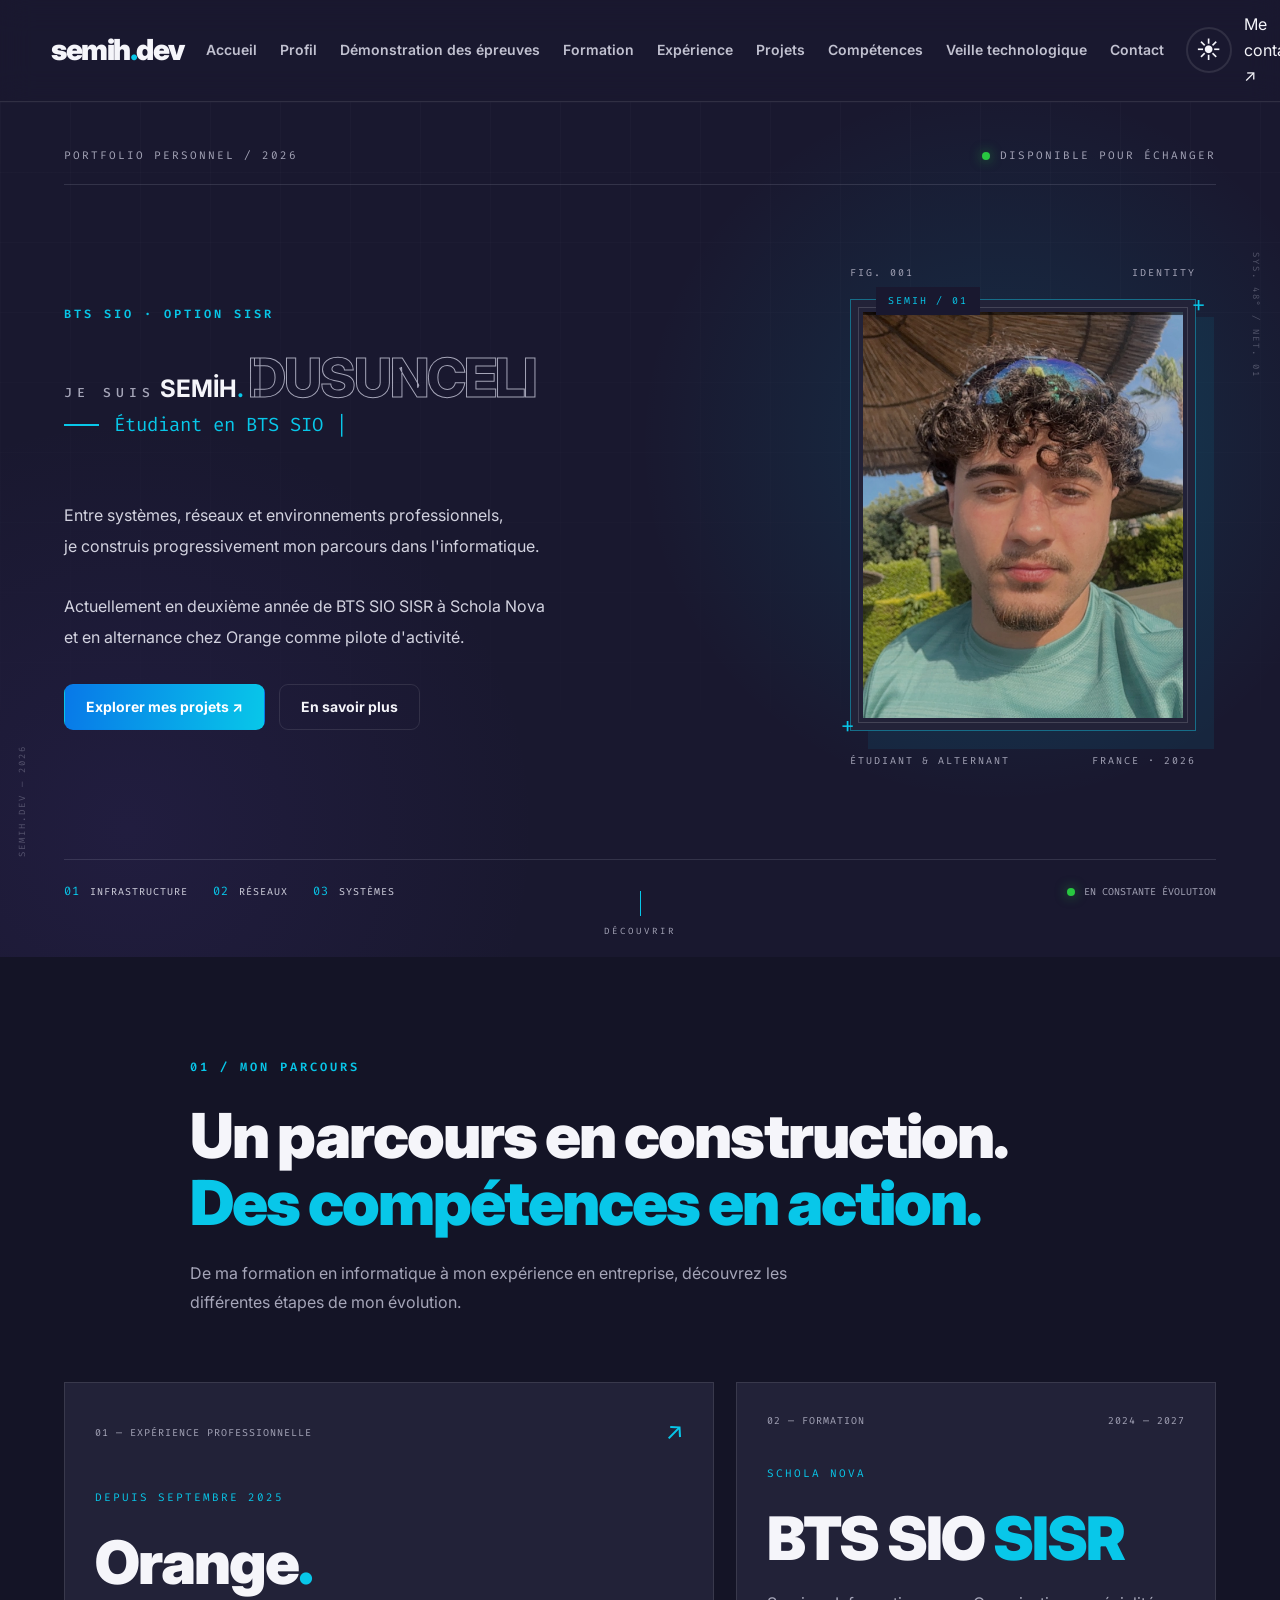
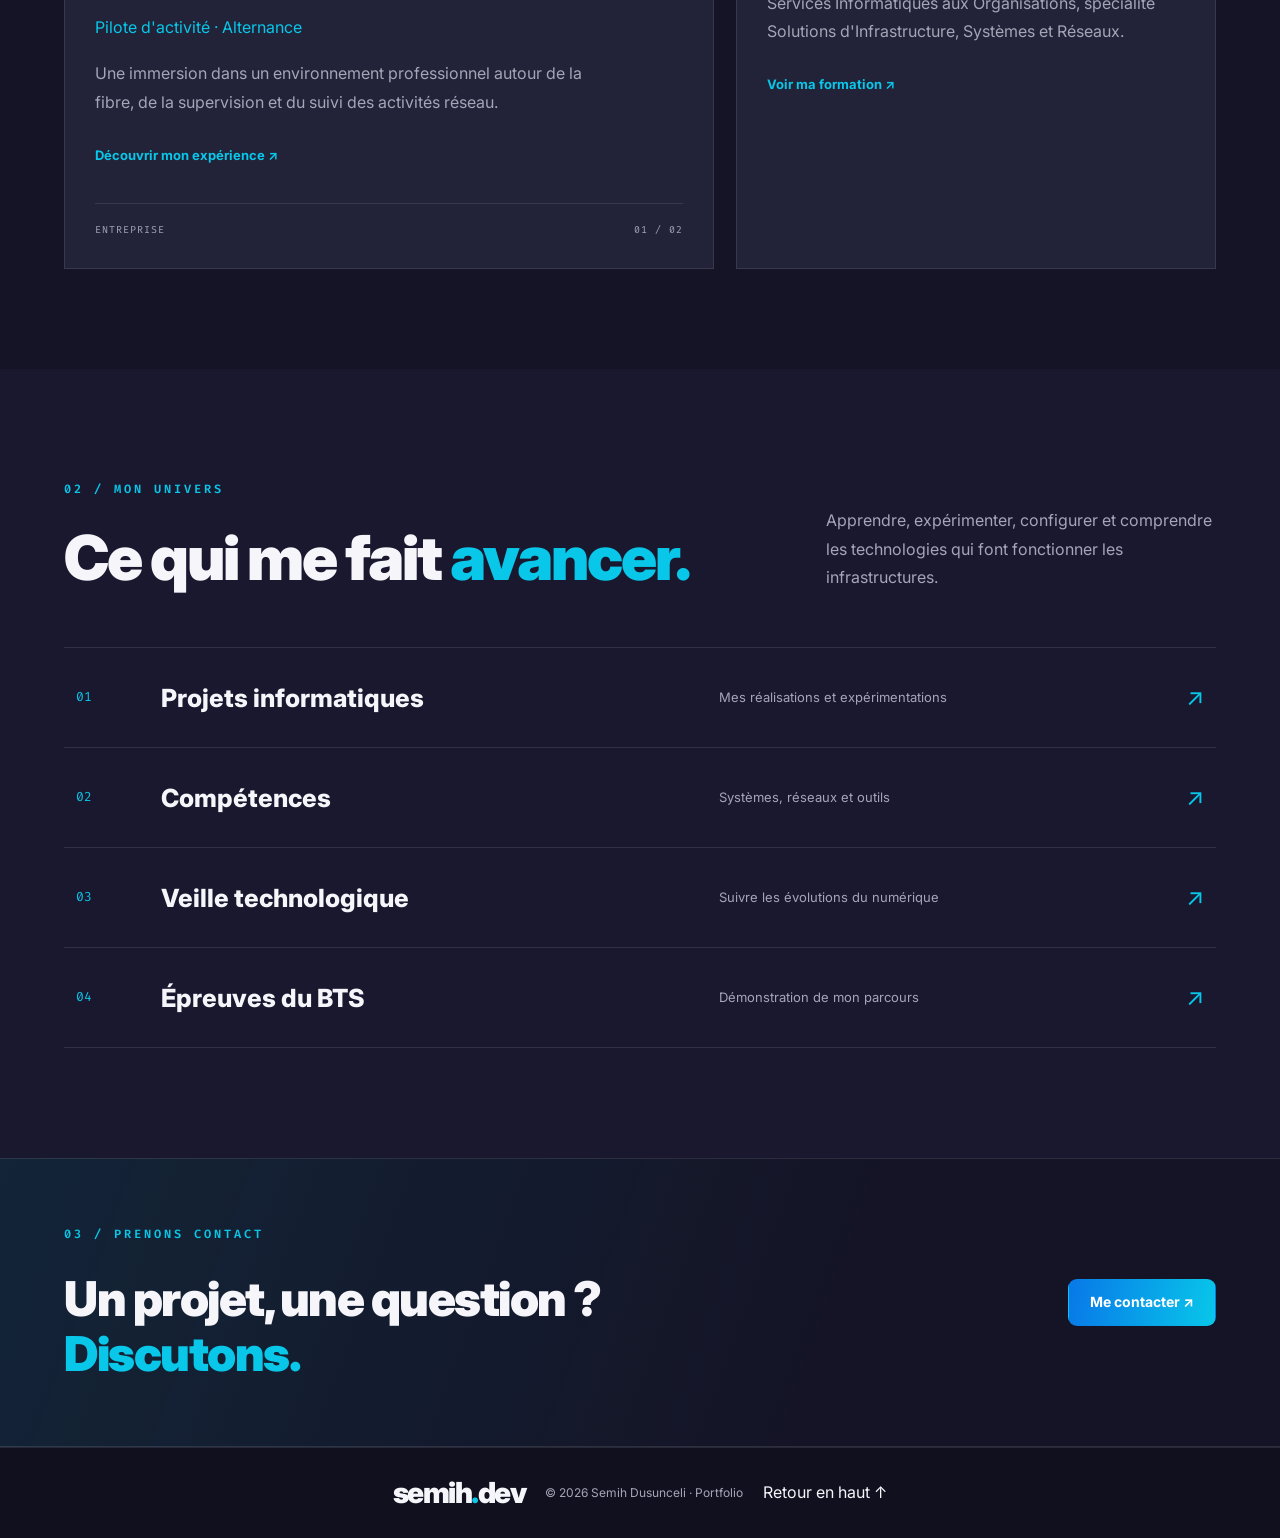
<file: index.html>
<!DOCTYPE html>
<html lang="fr">
<head>
    <meta charset="UTF-8">
    <meta name="viewport" content="width=device-width, initial-scale=1.0">
    <meta name="theme-color" content="#19182f">
    <meta name="description" content="Portfolio de Semih Dusunceli, étudiant en BTS SIO SISR et alternant chez Orange. Découvrez son parcours, ses compétences et ses projets.">

    <title>Semih.dev | Portfolio</title>

    <!-- Polices -->
    <link rel="preconnect" href="https://fonts.googleapis.com">
    <link rel="preconnect" href="https://fonts.gstatic.com" crossorigin>
    <link href="https://fonts.googleapis.com/css2?family=Inter:wght@400;500;600;700;800;900&family=Fira+Code:wght@400;500;600&display=swap" rel="stylesheet">

    <!-- CSS -->
    <link rel="stylesheet" href="css/commun.css">
    <link rel="stylesheet" href="css/accueil.css">
    <link rel="stylesheet" href="css/responsive.css">

    <!-- JavaScript -->
    <script src="script.js" defer></script>
</head>

<body class="page-accueil">

    <!-- NAVIGATION -->
    <header class="header">
        <nav class="navbar">

            <a href="index.html" class="logo">
                semih<span class="logo-dot">.</span>dev
            </a>

            <div class="nav-links">
                <a href="index.html" class="active" aria-current="page">Accueil</a>
                <a href="profil.html">Profil</a>
                <a href="epreuves.html">Démonstration des épreuves</a>
                <a href="formation.html">Formation</a>
                <a href="experience.html">Expérience</a>
                <a href="projets.html">Projets</a>
                <a href="competences.html">Compétences</a>
                <a href="veille.html">Veille technologique</a>
                <a href="contact.html">Contact</a>
            </div>

            <div class="nav-actions">
                <button
                    id="theme-toggle"
                    class="theme-toggle"
                    type="button"
                    aria-label="Changer de thème"
                    aria-pressed="false"
                >
                    <span id="theme-icon" aria-hidden="true">☀</span>
                </button>

                <a href="contact.html" class="nav-contact">
                    Me contacter ↗
                </a>
            </div>

        </nav>
    </header>

    <main>

        <!-- HERO : IDENTITÉ -->
        <section class="hero" id="accueil">

            <div class="hero-inner">

                <div class="hero-topline">
                    <span>PORTFOLIO PERSONNEL / 2026</span>
                    <span class="hero-location">
                        <span class="status-dot"></span>
                        DISPONIBLE POUR ÉCHANGER
                    </span>
                </div>

                <div class="hero-main">

                    <!-- IDENTITÉ -->
                    <div class="intro reveal">

                        <p class="eyebrow">
                            BTS SIO · OPTION SISR
                        </p>

                        <h1>
                            <span class="hero-title-small">JE SUIS</span>
                            SEMİH<span class="highlight">.</span>
                            <span class="hero-title-outline">DUSUNCELI</span>
                        </h1>

                        <div class="hero-role">
                            <span class="role-line"></span>
                            <p>
                                <span id="typing-text">Étudiant en BTS SIO SISR</span>
                                <span class="cursor">|</span>
                            </p>
                        </div>

                        <p class="description">
                            Entre systèmes, réseaux et environnements professionnels,
                            je construis progressivement mon parcours dans l'informatique.

                            Actuellement en deuxième année de BTS SIO SISR à Schola Nova
                            et en alternance chez Orange comme pilote d'activité.
                        </p>

                        <div class="hero-actions">

                            <a href="projets.html" class="btn btn-primary">
                                Explorer mes projets ↗
                            </a>

                            <a href="profil.html" class="btn btn-ghost">
                                En savoir plus
                            </a>

                        </div>

                    </div>

                    <!-- PHOTO -->
                    <div class="hero-visual reveal">

                        <div class="visual-index">
                            <span>FIG. 001</span>
                            <span>IDENTITY</span>
                        </div>

                        <div class="portrait-frame">

                            <div class="portrait-frame-label">
                                SEMIH / 01
                            </div>

                            <img
                                src="images/semih.jpg"
                                alt="Portrait de Semih Dusunceli"
                            >

                            <span class="portrait-cross portrait-cross-one">+</span>
                            <span class="portrait-cross portrait-cross-two">+</span>

                        </div>

                        <div class="visual-caption">
                            <span>ÉTUDIANT & ALTERNANT</span>
                            <span>FRANCE · 2026</span>
                        </div>

                    </div>

                </div>

                <!-- BANDEAU TECHNIQUE -->
                <div class="hero-bottom">

                    <div class="hero-bottom-item">
                        <span class="bottom-number">01</span>
                        <span>INFRASTRUCTURE</span>
                    </div>

                    <div class="hero-bottom-item">
                        <span class="bottom-number">02</span>
                        <span>RÉSEAUX</span>
                    </div>

                    <div class="hero-bottom-item">
                        <span class="bottom-number">03</span>
                        <span>SYSTÈMES</span>
                    </div>

                    <div class="hero-bottom-note">
                        <span class="status-dot"></span>
                        EN CONSTANTE ÉVOLUTION
                    </div>

                </div>

            </div>

            <a href="#parcours" class="scroll-cue">
                <span></span>
                DÉCOUVRIR
            </a>

            <!-- DÉCORATION GRAPHIQUE -->
            <div class="hero-coordinate coordinate-one">
                SYS. 48° / NET. 01
            </div>

            <div class="hero-coordinate coordinate-two">
                SEMIH.DEV — 2026
            </div>

        </section>


        <!-- PARCOURS -->
        <section class="section section-alt" id="parcours">

            <div class="section-heading reveal">

                <p class="eyebrow">
                    01 / MON PARCOURS
                </p>

                <h2>
                    Un parcours en construction.
                    <span class="highlight">Des compétences en action.</span>
                </h2>

                <p>
                    De ma formation en informatique à mon expérience en entreprise,
                    découvrez les différentes étapes de mon évolution.
                </p>

            </div>

            <!-- EXPÉRIENCE ET FORMATION -->
            <div class="journey-layout">

                <article class="journey-feature reveal">

                    <div class="journey-feature-top">
                        <span>01 — EXPÉRIENCE PROFESSIONNELLE</span>
                        <span class="journey-symbol">↗</span>
                    </div>

                    <div class="journey-feature-content">
                        <p class="journey-date">DEPUIS SEPTEMBRE 2025</p>

                        <h3>Orange<span class="highlight">.</span></h3>

                        <p class="journey-role">
                            Pilote d'activité · Alternance
                        </p>

                        <p>
                            Une immersion dans un environnement professionnel
                            autour de la fibre, de la supervision et du suivi
                            des activités réseau.
                        </p>

                        <a href="experience.html" class="text-link">
                            Découvrir mon expérience ↗
                        </a>
                    </div>

                    <div class="journey-feature-footer">
                        <span>ENTREPRISE</span>
                        <span>01 / 02</span>
                    </div>

                </article>


                <article class="journey-secondary reveal">

                    <div class="journey-secondary-top">
                        <span>02 — FORMATION</span>
                        <span>2024 — 2027</span>
                    </div>

                    <div class="journey-secondary-content">
                        <p class="journey-date">SCHOLA NOVA</p>

                        <h3>BTS SIO <span class="highlight">SISR</span></h3>

                        <p>
                            Services Informatiques aux Organisations,
                            spécialité Solutions d'Infrastructure,
                            Systèmes et Réseaux.
                        </p>

                        <a href="formation.html" class="text-link">
                            Voir ma formation ↗
                        </a>
                    </div>

                </article>

            </div>

        </section>


        <!-- UNIVERS INFORMATIQUE -->
        <section class="section technical-section">

            <div class="technical-heading reveal">

                <div>
                    <p class="eyebrow">02 / MON UNIVERS</p>

                    <h2>
                        Ce qui me fait
                        <span class="highlight">avancer.</span>
                    </h2>
                </div>

                <p>
                    Apprendre, expérimenter, configurer et comprendre
                    les technologies qui font fonctionner les infrastructures.
                </p>

            </div>

            <div class="technical-list">

                <a href="projets.html" class="technical-item reveal">
                    <span class="technical-number">01</span>
                    <span class="technical-name">Projets informatiques</span>
                    <span class="technical-description">Mes réalisations et expérimentations</span>
                    <span class="technical-arrow">↗</span>
                </a>

                <a href="competences.html" class="technical-item reveal">
                    <span class="technical-number">02</span>
                    <span class="technical-name">Compétences</span>
                    <span class="technical-description">Systèmes, réseaux et outils</span>
                    <span class="technical-arrow">↗</span>
                </a>

                <a href="veille.html" class="technical-item reveal">
                    <span class="technical-number">03</span>
                    <span class="technical-name">Veille technologique</span>
                    <span class="technical-description">Suivre les évolutions du numérique</span>
                    <span class="technical-arrow">↗</span>
                </a>

                <a href="epreuves.html" class="technical-item reveal">
                    <span class="technical-number">04</span>
                    <span class="technical-name">Épreuves du BTS</span>
                    <span class="technical-description">Démonstration de mon parcours</span>
                    <span class="technical-arrow">↗</span>
                </a>

            </div>

        </section>


        <!-- CONTACT -->
        <section class="contact-strip reveal">

            <div class="contact-strip-inner">

                <div>
                    <p class="eyebrow">03 / PRENONS CONTACT</p>

                    <h2>
                        Un projet, une question ?
                        <span class="highlight">Discutons.</span>
                    </h2>
                </div>

                <a href="contact.html" class="btn btn-primary">
                    Me contacter ↗
                </a>

            </div>

        </section>

    </main>


    <!-- FOOTER -->
    <footer class="footer">

        <a href="index.html" class="logo">
            semih<span class="logo-dot">.</span>dev
        </a>

        <p>
            © <span id="current-year"></span>
            Semih Dusunceli · Portfolio
        </p>

        <a href="#accueil" class="back-top">
            Retour en haut ↑
        </a>

    </footer>

</body>
</html>
</file>
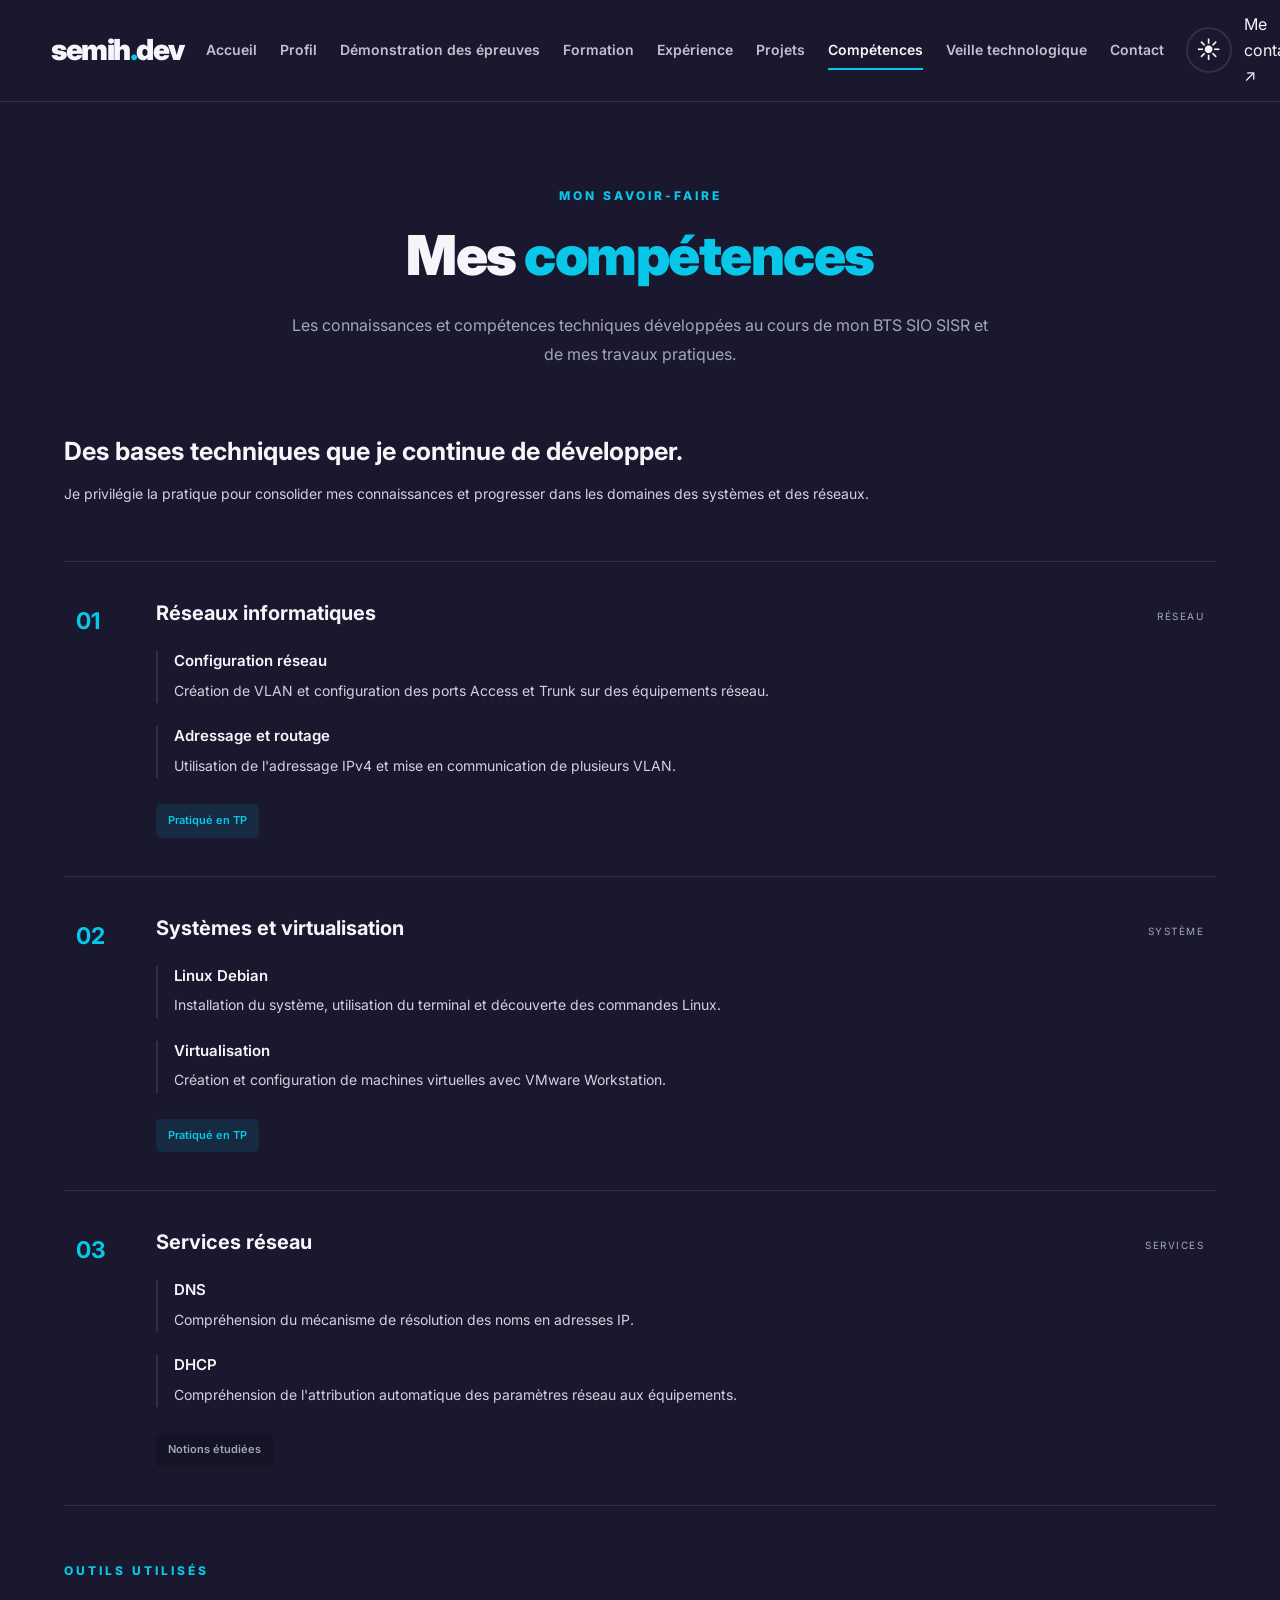
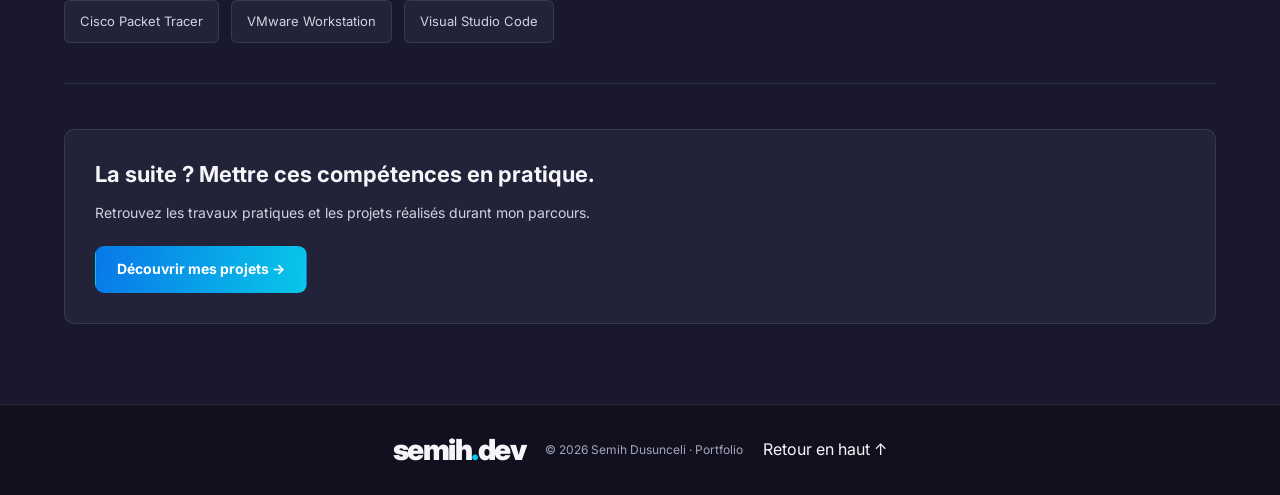
<file: competences.html>
<!DOCTYPE html>
<html lang="fr">

<head>
    <meta charset="UTF-8">
    <meta name="viewport" content="width=device-width, initial-scale=1.0">
    <meta name="theme-color" content="#19182f">

    <meta name="description" content="Découvrez les compétences de Semih Dusunceli en systèmes et réseaux informatiques.">

    <title>Compétences | semih.dev</title>

    <!-- POLICES -->
    <link rel="preconnect" href="https://fonts.googleapis.com">
    <link rel="preconnect" href="https://fonts.gstatic.com" crossorigin>

    <link href="https://fonts.googleapis.com/css2?family=Inter:wght@400;500;600;700;800;900&family=Fira+Code:wght@400;600&display=swap" rel="stylesheet">

    <!-- CSS -->
    <link rel="stylesheet" href="css/commun.css">
    <link rel="stylesheet" href="css/competences.css">
    <link rel="stylesheet" href="css/responsive.css">

    <!-- JAVASCRIPT -->
    <script src="script.js" defer></script>
</head>

<body>

    <!-- NAVIGATION -->

    <header class="header">

        <nav class="navbar">

            <a href="index.html" class="logo">
                semih<span class="logo-dot">.</span>dev
            </a>

            <div class="nav-links">
                <a href="index.html">Accueil</a>
                <a href="profil.html">Profil</a>
                <a href="epreuves.html">Démonstration des épreuves</a>
                <a href="formation.html">Formation</a>
                <a href="experience.html">Expérience</a>
                <a href="projets.html">Projets</a>
                <a href="competences.html" class="active" aria-current="page">Compétences</a>
                <a href="veille.html">Veille technologique</a>
                <a href="contact.html">Contact</a>
            </div>

            <div class="nav-actions">

                <button
                    id="theme-toggle"
                    class="theme-toggle"
                    type="button"
                    aria-label="Changer de thème"
                    aria-pressed="false"
                >
                    <span id="theme-icon">☀</span>
                </button>

                <a href="contact.html" class="nav-contact">
                    Me contacter ↗
                </a>

            </div>

        </nav>

    </header>


    <!-- CONTENU PRINCIPAL -->

    <main class="page-container skills-page">

        <!-- INTRODUCTION -->

        <section class="page-heading reveal">

            <span class="section-tag">Mon savoir-faire</span>

            <h1>Mes <span>compétences</span></h1>

            <p>
                Les connaissances et compétences techniques développées
                au cours de mon BTS SIO SISR et de mes travaux pratiques.
            </p>

        </section>


        <!-- PRÉSENTATION -->

        <section class="skills-intro reveal">

            <h2>
                Des bases techniques que je continue de développer.
            </h2>

            <p>
                Je privilégie la pratique pour consolider mes connaissances
                et progresser dans les domaines des systèmes et des réseaux.
            </p>

        </section>


        <!-- COMPÉTENCES -->

        <section class="skills-list reveal">

            <article class="skill-row">

                <span class="skill-number">01</span>

                <div class="skill-content">

                    <h2>Réseaux informatiques</h2>

                    <div class="skill-subpart">
                        <h3>Configuration réseau</h3>
                        <p>
                            Création de VLAN et configuration des ports
                            Access et Trunk sur des équipements réseau.
                        </p>
                    </div>

                    <div class="skill-subpart">
                        <h3>Adressage et routage</h3>
                        <p>
                            Utilisation de l'adressage IPv4 et mise en
                            communication de plusieurs VLAN.
                        </p>
                    </div>

                    <span class="skill-level">
                        Pratiqué en TP
                    </span>

                </div>

                <span class="skill-category">RÉSEAU</span>

            </article>


            <article class="skill-row">

                <span class="skill-number">02</span>

                <div class="skill-content">

                    <h2>Systèmes et virtualisation</h2>

                    <div class="skill-subpart">
                        <h3>Linux Debian</h3>
                        <p>
                            Installation du système, utilisation du terminal
                            et découverte des commandes Linux.
                        </p>
                    </div>

                    <div class="skill-subpart">
                        <h3>Virtualisation</h3>
                        <p>
                            Création et configuration de machines virtuelles
                            avec VMware Workstation.
                        </p>
                    </div>

                    <span class="skill-level">
                        Pratiqué en TP
                    </span>

                </div>

                <span class="skill-category">SYSTÈME</span>

            </article>


            <article class="skill-row">

                <span class="skill-number">03</span>

                <div class="skill-content">

                    <h2>Services réseau</h2>

                    <div class="skill-subpart">
                        <h3>DNS</h3>
                        <p>
                            Compréhension du mécanisme de résolution
                            des noms en adresses IP.
                        </p>
                    </div>

                    <div class="skill-subpart">
                        <h3>DHCP</h3>
                        <p>
                            Compréhension de l'attribution automatique
                            des paramètres réseau aux équipements.
                        </p>
                    </div>

                    <span class="skill-level skill-theory">
                        Notions étudiées
                    </span>

                </div>

                <span class="skill-category">SERVICES</span>

            </article>

        </section>


        <!-- OUTILS -->

        <section class="skills-tools reveal">

            <span class="section-tag">Outils utilisés</span>

            <div class="tools-list">
                <span>Cisco Packet Tracer</span>
                <span>VMware Workstation</span>
                <span>Visual Studio Code</span>
            </div>

        </section>


        <!-- CONCLUSION -->

        <section class="skills-footer reveal">

            <h2>
                La suite ? Mettre ces compétences en pratique.
            </h2>

            <p>
                Retrouvez les travaux pratiques et les projets
                réalisés durant mon parcours.
            </p>

            <a href="projets.html" class="primary-button">
                Découvrir mes projets →
            </a>

        </section>

    </main>


    <!-- PIED DE PAGE -->

    <footer class="footer">

        <a href="index.html" class="logo">
            semih<span class="logo-dot">.</span>dev
        </a>

        <p>
            © <span id="current-year"></span>
            Semih Dusunceli · Portfolio
        </p>

        <a href="#" class="back-top">
            Retour en haut ↑
        </a>

    </footer>

</body>
</html>
</file>
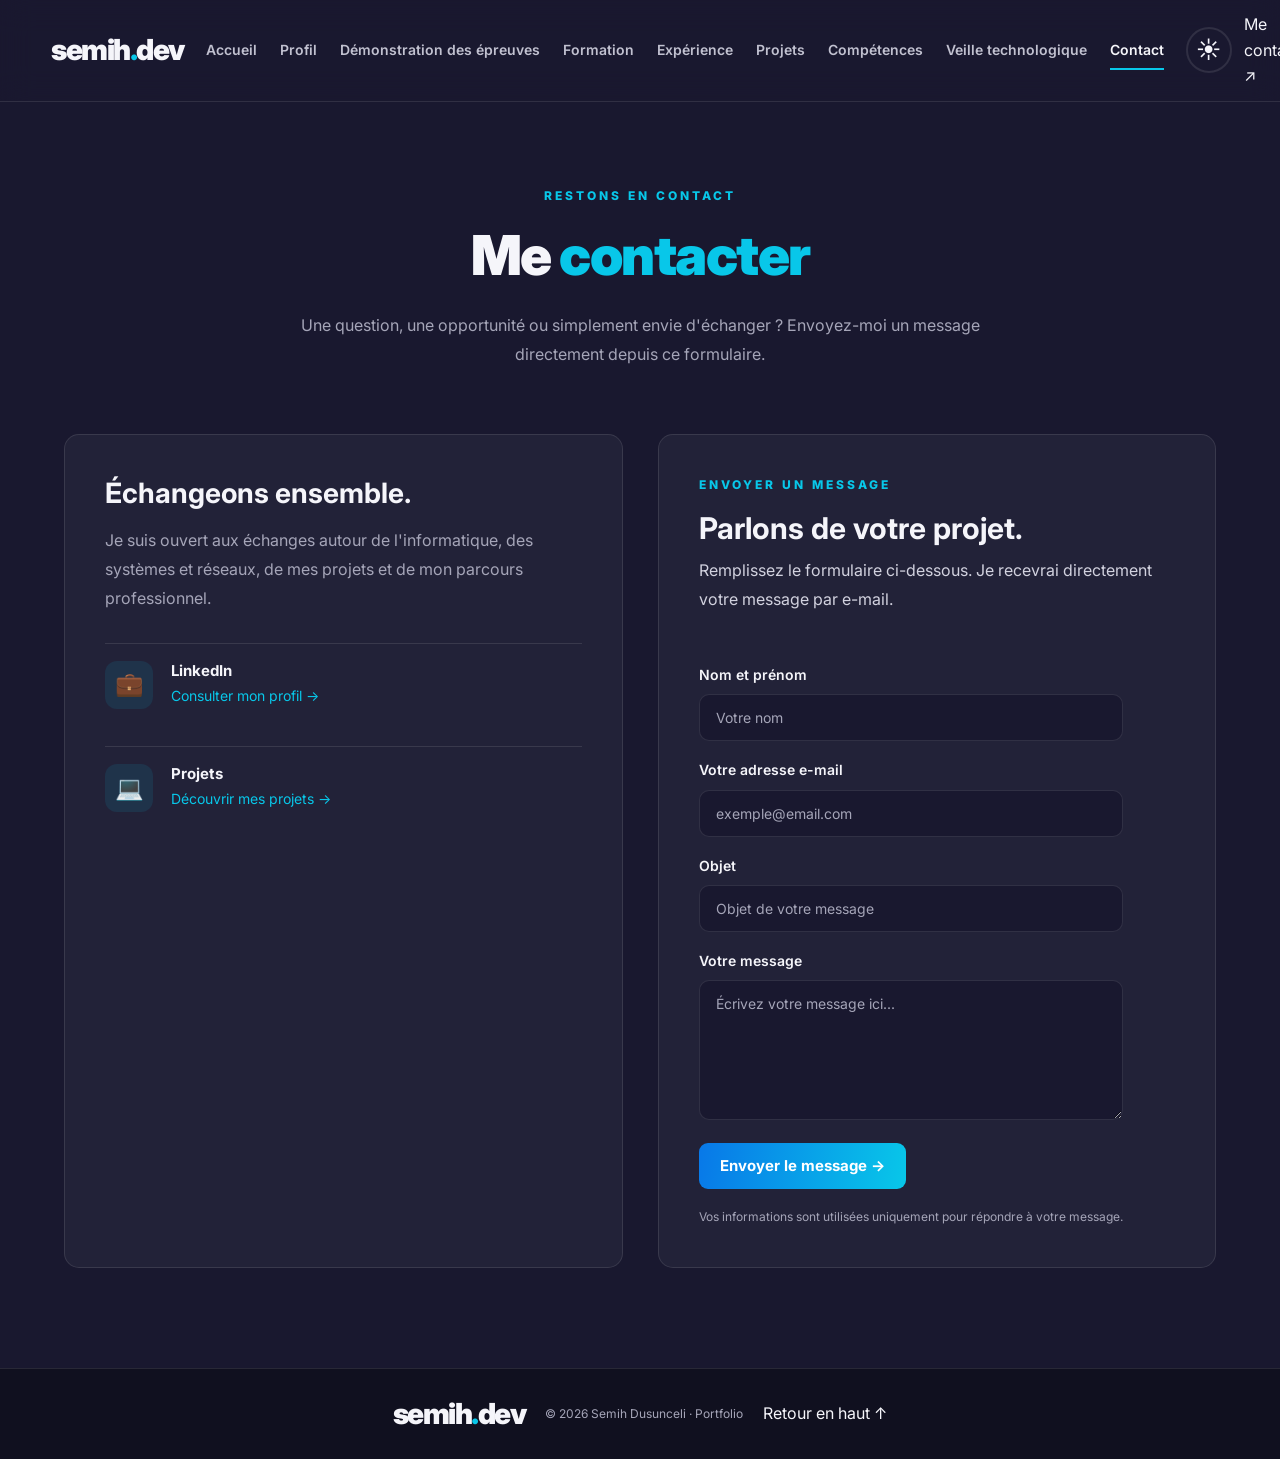
<file: contact.html>
<!DOCTYPE html>
<html lang="fr">

<head>
    <meta charset="UTF-8">
    <meta name="viewport" content="width=device-width, initial-scale=1.0">
    <meta name="theme-color" content="#19182f">

    <meta name="description" content="Contactez Semih Dusunceli pour échanger sur son parcours et ses projets informatiques.">

    <title>Contact | semih.dev</title>

    <!-- POLICES -->
    <link rel="preconnect" href="https://fonts.googleapis.com">
    <link rel="preconnect" href="https://fonts.gstatic.com" crossorigin>

    <link href="https://fonts.googleapis.com/css2?family=Inter:wght@400;500;600;700;800;900&family=Fira+Code:wght@400;600&display=swap" rel="stylesheet">

    <!-- CSS -->
    <link rel="stylesheet" href="css/commun.css">
    <link rel="stylesheet" href="css/contact.css">
    <link rel="stylesheet" href="css/responsive.css">

    <!-- JAVASCRIPT -->
    <script src="script.js" defer></script>
</head>

<body>

    <!-- NAVIGATION -->

    <header class="header">

        <nav class="navbar">

            <a href="index.html" class="logo">
                semih<span class="logo-dot">.</span>dev
            </a>

            <div class="nav-links">
                <a href="index.html">Accueil</a>
                <a href="profil.html">Profil</a>
                <a href="epreuves.html">Démonstration des épreuves</a>
                <a href="formation.html">Formation</a>
                <a href="experience.html">Expérience</a>
                <a href="projets.html">Projets</a>
                <a href="competences.html">Compétences</a>
                <a href="veille.html">Veille technologique</a>
                <a href="contact.html" class="active" aria-current="page">Contact</a>
            </div>

            <div class="nav-actions">

                <button
                    id="theme-toggle"
                    class="theme-toggle"
                    type="button"
                    aria-label="Changer de thème"
                    aria-pressed="false">
                    <span id="theme-icon">☀️</span>
                </button>

                <a href="contact.html" class="nav-contact">
                    Me contacter ↗
                </a>

            </div>

        </nav>

    </header>


    <!-- CONTENU PRINCIPAL -->

    <main class="page-container">

        <!-- INTRODUCTION -->

        <section class="page-heading reveal">

            <span class="section-tag">RESTONS EN CONTACT</span>

            <h1>Me <span>contacter</span></h1>

            <p>
                Une question, une opportunité ou simplement envie d'échanger ?
                Envoyez-moi un message directement depuis ce formulaire.
            </p>

        </section>


        <!-- INFORMATIONS ET FORMULAIRE -->

        <section class="contact-layout">

            <!-- INFORMATIONS DE CONTACT -->

            <div class="contact-info reveal">

                <h2>Échangeons ensemble.</h2>

                <p>
                    Je suis ouvert aux échanges autour de l'informatique,
                    des systèmes et réseaux, de mes projets et de mon parcours professionnel.
                </p>

                <div class="contact-item">

                    <div class="contact-icon">💼</div>

                    <div>
                        <h3>LinkedIn</h3>

                        <a
                            href="https://www.linkedin.com/in/semih-dusunceli-027a3236b/"
                            target="_blank"
                            rel="noopener noreferrer">
                            Consulter mon profil →
                        </a>
                    </div>

                </div>


                <div class="contact-item">

                    <div class="contact-icon">💻</div>

                    <div>
                        <h3>Projets</h3>

                        <a href="projets.html">
                            Découvrir mes projets →
                        </a>
                    </div>

                </div>

            </div>


            <!-- FORMULAIRE DE CONTACT -->

            <div class="contact-card contact-form-card reveal">

                <span class="section-tag">ENVOYER UN MESSAGE</span>

                <h2>Parlons de votre projet.</h2>

                <p>
                    Remplissez le formulaire ci-dessous.
                    Je recevrai directement votre message par e-mail.
                </p>

                <form
                    class="contact-form"
                    action="https://formspree.io/f/xoeenanr"
                    method="POST">

                    <div class="form-group">

                        <label for="name">Nom et prénom</label>

                        <input
                            type="text"
                            id="name"
                            name="name"
                            placeholder="Votre nom"
                            autocomplete="name"
                            required>

                    </div>


                    <div class="form-group">

                        <label for="email">Votre adresse e-mail</label>

                        <input
                            type="email"
                            id="email"
                            name="email"
                            placeholder="exemple@email.com"
                            autocomplete="email"
                            required>

                    </div>


                    <div class="form-group">

                        <label for="subject">Objet</label>

                        <input
                            type="text"
                            id="subject"
                            name="subject"
                            placeholder="Objet de votre message"
                            required>

                    </div>


                    <div class="form-group">

                        <label for="message">Votre message</label>

                        <textarea
                            id="message"
                            name="message"
                            rows="6"
                            placeholder="Écrivez votre message ici..."
                            required></textarea>

                    </div>


                    <button type="submit" class="primary-button">
                        Envoyer le message →
                    </button>

                    <p class="form-note">
                        Vos informations sont utilisées uniquement pour répondre à votre message.
                    </p>

                </form>

            </div>

        </section>

    </main>


    <!-- PIED DE PAGE -->

    <footer class="footer">

        <a href="index.html" class="logo">
            semih<span class="logo-dot">.</span>dev
        </a>

        <p>
            © <span id="current-year"></span>
            Semih Dusunceli · Portfolio
        </p>

        <a href="#" class="back-top">
            Retour en haut ↑
        </a>

    </footer>

</body>
</html>
</file>
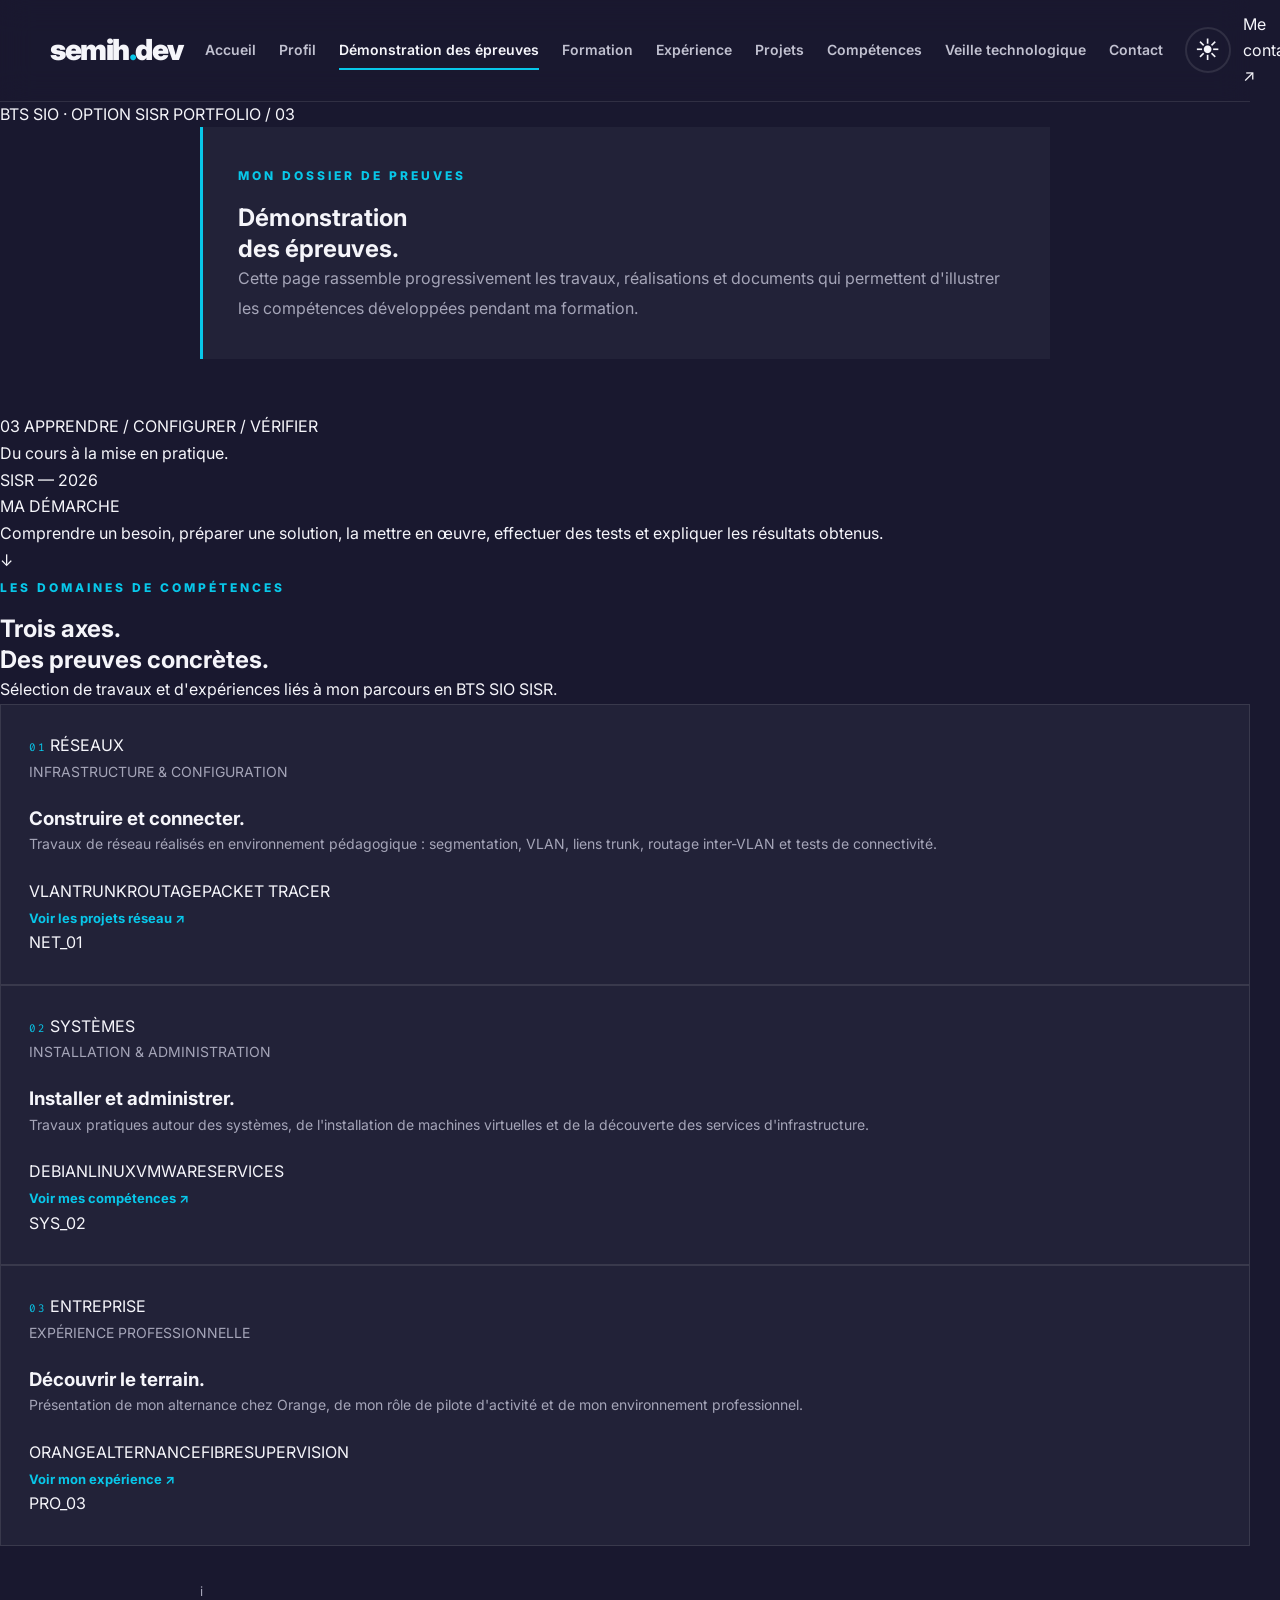
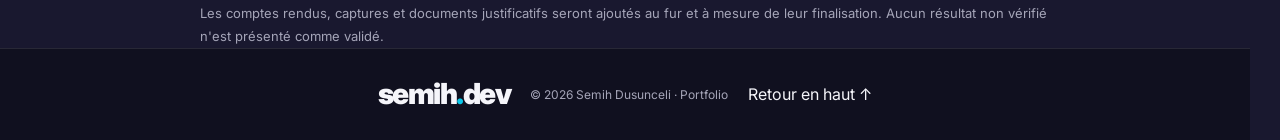
<file: epreuves.html>
<!DOCTYPE html>
<html lang="fr">
<head>
    <meta charset="UTF-8">
    <meta name="viewport" content="width=device-width, initial-scale=1.0">
    <meta name="theme-color" content="#19182f">
    <meta name="description" content="Démonstration des épreuves du BTS SIO SISR de Semih Dusunceli : réseaux, systèmes et expérience professionnelle.">

    <title>Démonstration des épreuves | Semih.dev</title>

    <link rel="preconnect" href="https://fonts.googleapis.com">
    <link rel="preconnect" href="https://fonts.gstatic.com" crossorigin>
    <link href="https://fonts.googleapis.com/css2?family=Inter:wght@400;500;600;700;800;900&family=Fira+Code:wght@400;500;600&display=swap" rel="stylesheet">

    <link rel="stylesheet" href="css/commun.css">
    <link rel="stylesheet" href="css/epreuves.css">
    <link rel="stylesheet" href="css/responsive.css">

    <script src="script.js" defer></script>
</head>

<body id="top" class="epreuves-page">

    <header class="header">
        <nav class="navbar">
            <a class="logo" href="index.html">semih<span class="logo-dot">.</span>dev</a>

            <div class="nav-links">
                <a href="index.html">Accueil</a>
                <a href="profil.html">Profil</a>
                <a href="epreuves.html" class="active" aria-current="page">Démonstration des épreuves</a>
                <a href="formation.html">Formation</a>
                <a href="experience.html">Expérience</a>
                <a href="projets.html">Projets</a>
                <a href="competences.html">Compétences</a>
                <a href="veille.html">Veille technologique</a>
                <a href="contact.html">Contact</a>
            </div>

            <div class="nav-actions">
                <button id="theme-toggle" class="theme-toggle" type="button" aria-label="Changer de thème" aria-pressed="false">
                    <span id="theme-icon" aria-hidden="true">☀</span>
                </button>
                <a href="contact.html" class="nav-contact">Me contacter ↗</a>
            </div>
        </nav>
    </header>

    <main>
        <section class="epreuves-hero">
            <div class="epreuves-container">
                <div class="epreuves-kicker reveal">
                    <span class="kicker-line"></span>
                    BTS SIO · OPTION SISR
                    <span class="kicker-index">PORTFOLIO / 03</span>
                </div>

                <div class="epreuves-hero-grid">
                    <div class="epreuves-intro reveal">
                        <p class="section-tag">MON DOSSIER DE PREUVES</p>
                        <h1>Démonstration<br>des <span>épreuves.</span></h1>
                        <p class="epreuves-lead">
                            Cette page rassemble progressivement les travaux, réalisations et documents
                            qui permettent d'illustrer les compétences développées pendant ma formation.
                        </p>
                    </div>

                    <aside class="epreuves-side-note reveal" aria-label="Démarche de travail">
                        <span class="side-note-number">03</span>
                        <span class="side-note-label">APPRENDRE / CONFIGURER / VÉRIFIER</span>
                        <p>Du cours à la mise en pratique.</p>
                        <span class="side-note-code">SISR — 2026</span>
                    </aside>
                </div>

                <div class="epreuves-method reveal">
                    <span class="method-label">MA DÉMARCHE</span>
                    <p>
                        Comprendre un besoin, préparer une solution, la mettre en œuvre,
                        effectuer des tests et expliquer les résultats obtenus.
                    </p>
                    <span class="method-arrow" aria-hidden="true">↓</span>
                </div>
            </div>
        </section>

        <section class="epreuves-content" aria-labelledby="preuves-title">
            <div class="epreuves-container">
                <div class="epreuves-section-heading reveal">
                    <div>
                        <p class="section-tag">LES DOMAINES DE COMPÉTENCES</p>
                        <h2 id="preuves-title">Trois axes.<br><span>Des preuves concrètes.</span></h2>
                    </div>
                    <p class="heading-aside">Sélection de travaux et d'expériences liés à mon parcours en BTS SIO SISR.</p>
                </div>

                <div class="epreuves-list">
                    <article class="epreuve-card reveal" data-epreuve-card>
                        <div class="epreuve-card-index">
                            <span class="epreuve-number">01</span>
                            <span class="epreuve-category">RÉSEAUX</span>
                        </div>
                        <div class="epreuve-card-main">
                            <p class="epreuve-overline">INFRASTRUCTURE & CONFIGURATION</p>
                            <h3>Construire et connecter.</h3>
                            <p>
                                Travaux de réseau réalisés en environnement pédagogique : segmentation,
                                VLAN, liens trunk, routage inter-VLAN et tests de connectivité.
                            </p>
                            <div class="epreuve-tags">
                                <span>VLAN</span><span>TRUNK</span><span>ROUTAGE</span><span>PACKET TRACER</span>
                            </div>
                            <a href="projets.html" class="epreuve-link">Voir les projets réseau <span>↗</span></a>
                        </div>
                        <div class="epreuve-card-mark" aria-hidden="true">NET<span>_01</span></div>
                    </article>

                    <article class="epreuve-card reveal" data-epreuve-card>
                        <div class="epreuve-card-index">
                            <span class="epreuve-number">02</span>
                            <span class="epreuve-category">SYSTÈMES</span>
                        </div>
                        <div class="epreuve-card-main">
                            <p class="epreuve-overline">INSTALLATION & ADMINISTRATION</p>
                            <h3>Installer et administrer.</h3>
                            <p>
                                Travaux pratiques autour des systèmes, de l'installation de machines
                                virtuelles et de la découverte des services d'infrastructure.
                            </p>
                            <div class="epreuve-tags">
                                <span>DEBIAN</span><span>LINUX</span><span>VMWARE</span><span>SERVICES</span>
                            </div>
                            <a href="competences.html" class="epreuve-link">Voir mes compétences <span>↗</span></a>
                        </div>
                        <div class="epreuve-card-mark" aria-hidden="true">SYS<span>_02</span></div>
                    </article>

                    <article class="epreuve-card reveal" data-epreuve-card>
                        <div class="epreuve-card-index">
                            <span class="epreuve-number">03</span>
                            <span class="epreuve-category">ENTREPRISE</span>
                        </div>
                        <div class="epreuve-card-main">
                            <p class="epreuve-overline">EXPÉRIENCE PROFESSIONNELLE</p>
                            <h3>Découvrir le terrain.</h3>
                            <p>
                                Présentation de mon alternance chez Orange, de mon rôle de pilote
                                d'activité et de mon environnement professionnel.
                            </p>
                            <div class="epreuve-tags">
                                <span>ORANGE</span><span>ALTERNANCE</span><span>FIBRE</span><span>SUPERVISION</span>
                            </div>
                            <a href="experience.html" class="epreuve-link">Voir mon expérience <span>↗</span></a>
                        </div>
                        <div class="epreuve-card-mark" aria-hidden="true">PRO<span>_03</span></div>
                    </article>
                </div>

                <div class="epreuves-note reveal">
                    <span class="note-icon">i</span>
                    <p>
                        Les comptes rendus, captures et documents justificatifs seront ajoutés au fur
                        et à mesure de leur finalisation. Aucun résultat non vérifié n'est présenté comme validé.
                    </p>
                </div>
            </div>
        </section>
    </main>

    <footer class="footer">
        <a href="index.html" class="logo">semih<span class="logo-dot">.</span>dev</a>
        <p>© <span id="current-year"></span> Semih Dusunceli · Portfolio</p>
        <a href="#top" class="back-top">Retour en haut ↑</a>
    </footer>

</body>
</html>
</file>
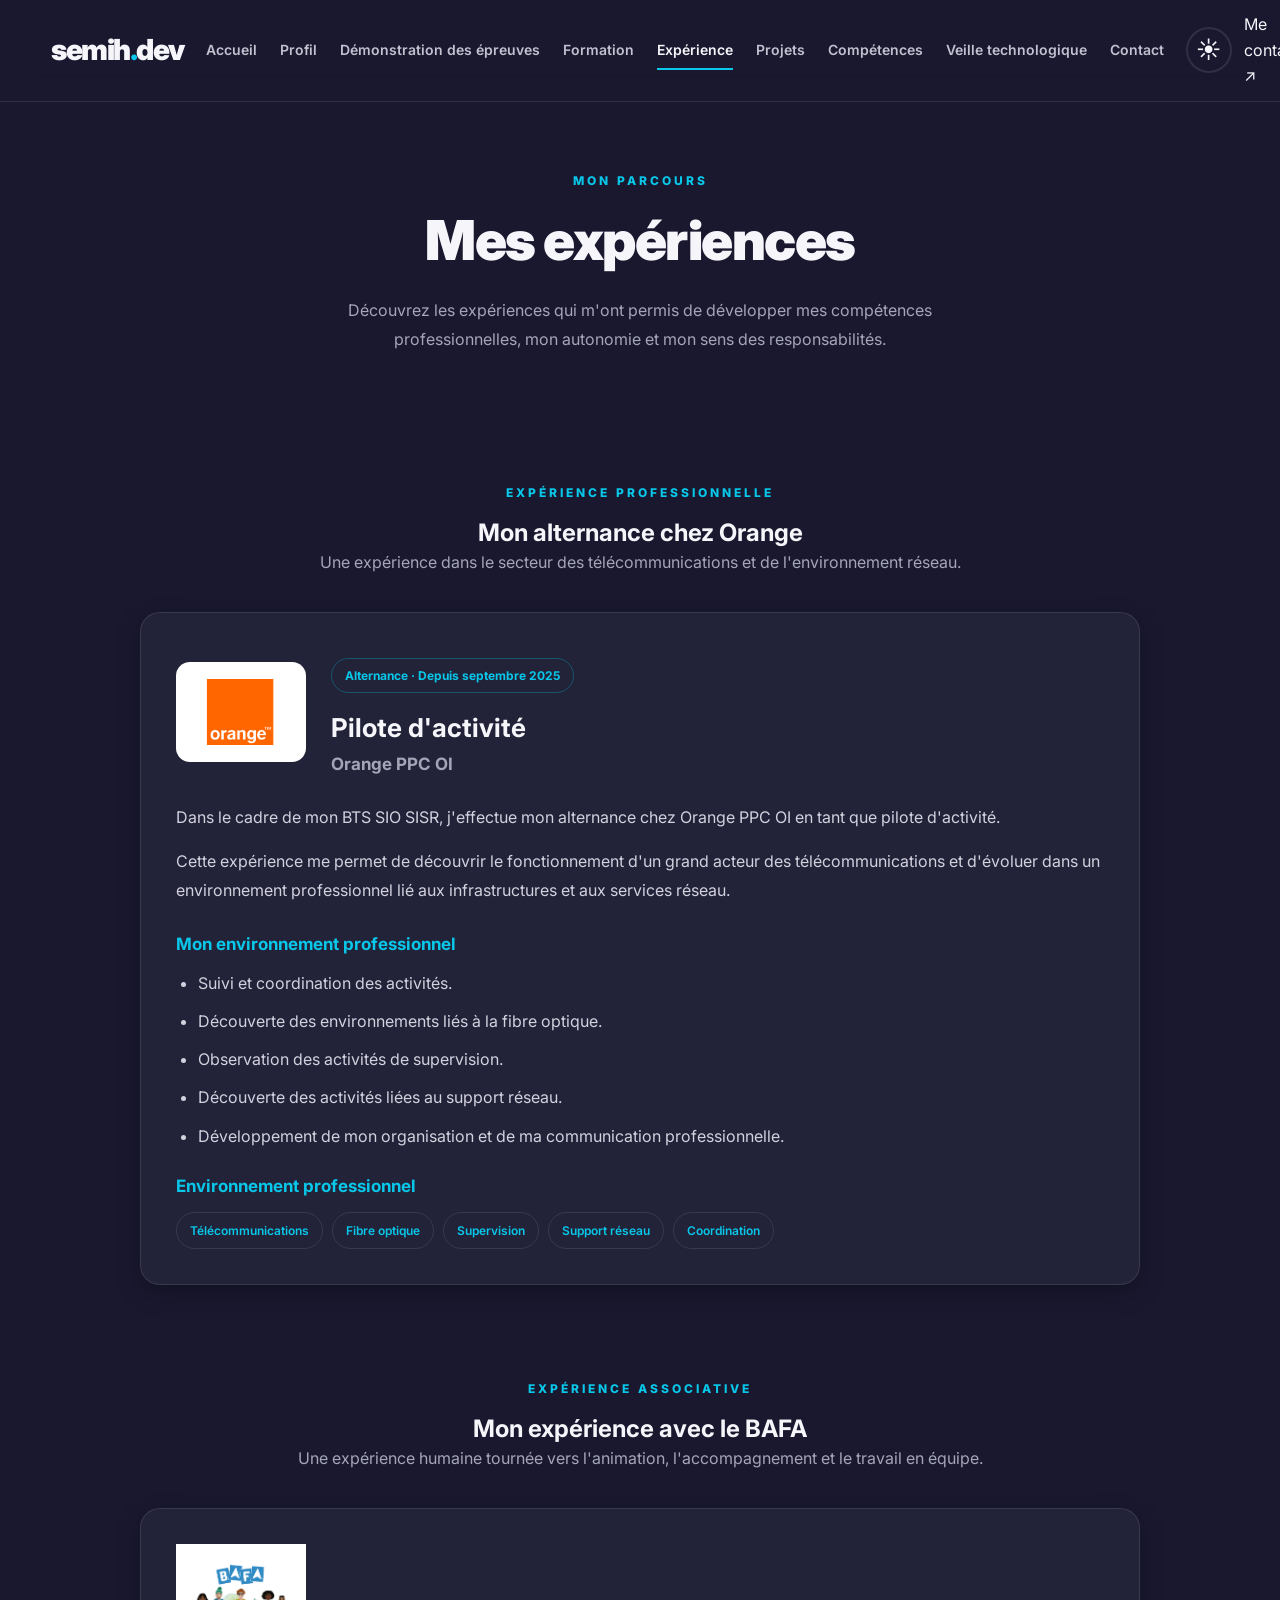
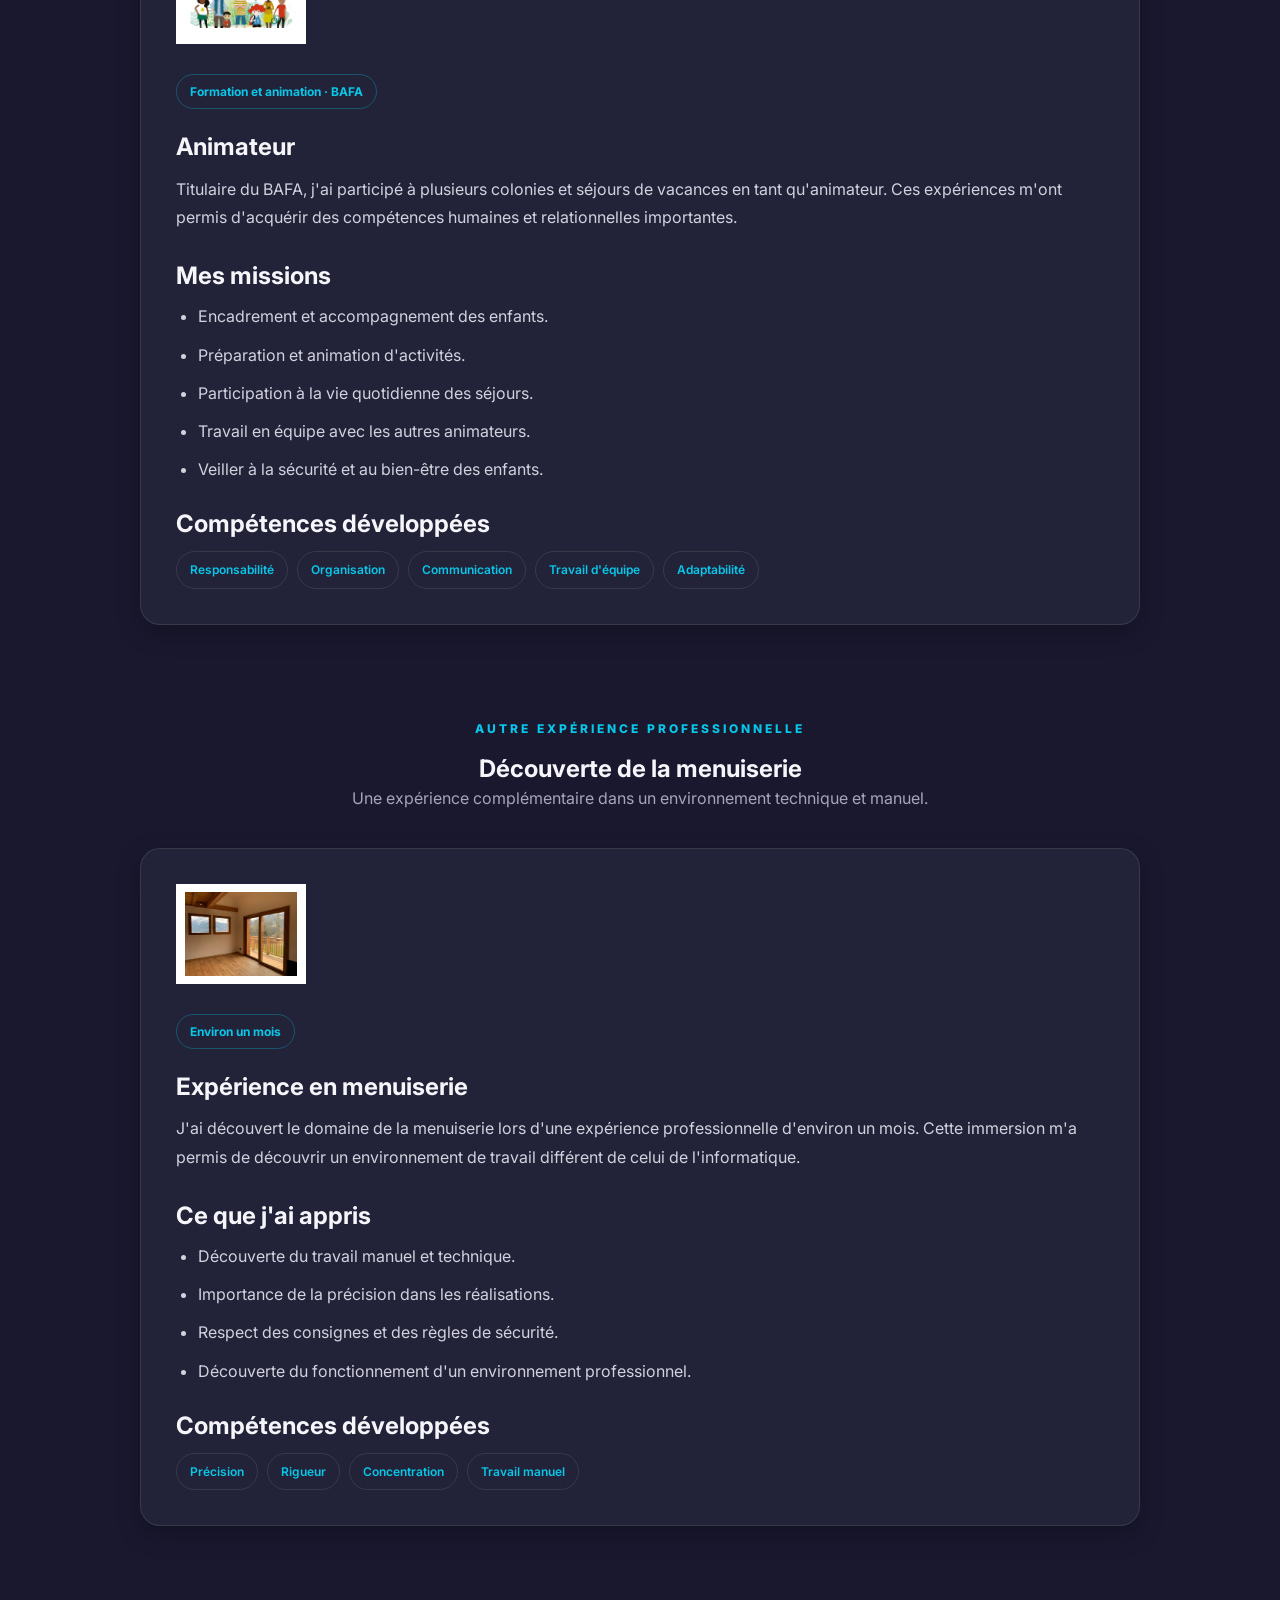
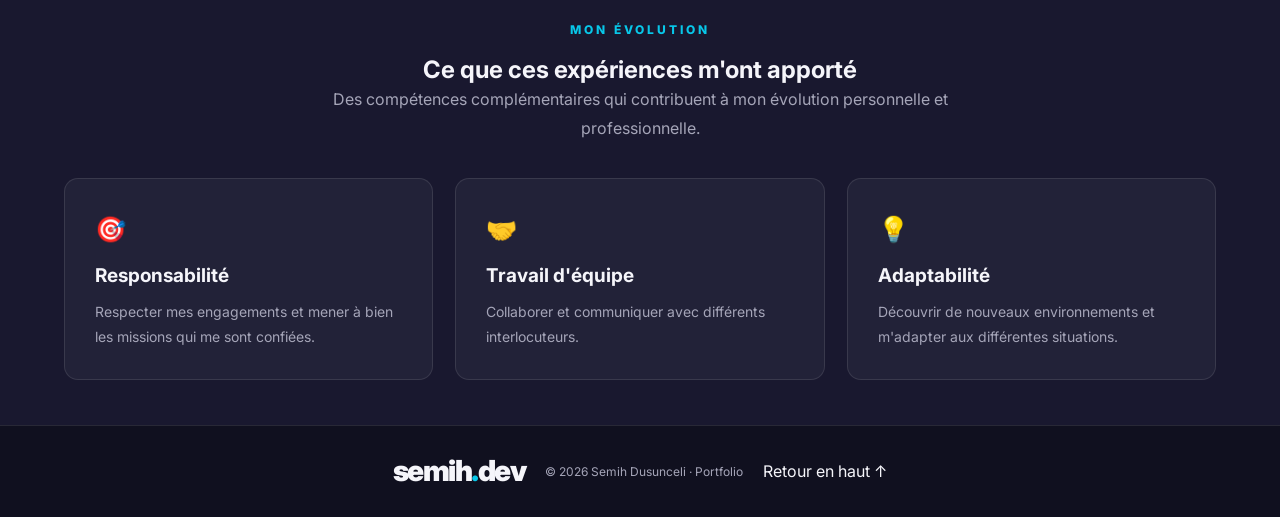
<file: experience.html>
<!DOCTYPE html>
<html lang="fr">

<head>
    <meta charset="UTF-8">
    <meta name="viewport" content="width=device-width, initial-scale=1.0">
    <meta name="theme-color" content="#19182f">

    <meta name="description" content="Découvrez les expériences professionnelles de Semih Dusunceli.">

    <title>Expériences | Semih.dev</title>

    <link rel="preconnect" href="https://fonts.googleapis.com">
    <link rel="preconnect" href="https://fonts.gstatic.com" crossorigin>

    <link href="https://fonts.googleapis.com/css2?family=Inter:wght@400;500;600;700;800;900&family=Fira+Code:wght@400;600&display=swap" rel="stylesheet">

    <link rel="stylesheet" href="css/commun.css">
    <link rel="stylesheet" href="css/formation-experience.css">
    <link rel="stylesheet" href="css/responsive.css">

    <script src="script.js" defer></script>
</head>

<body class="page-experience">

    <!-- NAVIGATION -->

    <header class="header">

        <nav class="navbar">

            <a href="index.html" class="logo">
                semih<span class="logo-dot">.</span>dev
            </a>

            <div class="nav-links">
                <a href="index.html">Accueil</a>
                <a href="profil.html">Profil</a>
                <a href="epreuves.html">Démonstration des épreuves</a>
                <a href="formation.html">Formation</a>
                <a href="experience.html" class="active" aria-current="page">Expérience</a>
                <a href="projets.html">Projets</a>
                <a href="competences.html">Compétences</a>
                <a href="veille.html">Veille technologique</a>
                <a href="contact.html">Contact</a>
            </div>

            <div class="nav-actions">

                <button
                    id="theme-toggle"
                    class="theme-toggle"
                    type="button"
                    aria-label="Changer de thème">
                    <span id="theme-icon">☀</span>
                </button>

                <a href="contact.html" class="nav-contact">
                    Me contacter ↗
                </a>

            </div>

        </nav>

    </header>


    <!-- CONTENU PRINCIPAL -->

    <main>

        <!-- INTRODUCTION -->

        <section class="page-container">

            <div class="page-heading reveal">

                <span class="section-tag">Mon parcours</span>

                <h1>Mes expériences</h1>

                <p>
                    Découvrez les expériences qui m'ont permis
                    de développer mes compétences professionnelles,
                    mon autonomie et mon sens des responsabilités.
                </p>

            </div>

        </section>


        <!-- ORANGE -->

        <section class="page-container">

            <div class="page-heading reveal">

                <span class="section-tag">Expérience professionnelle</span>

                <h2>Mon alternance chez Orange</h2>

                <p>
                    Une expérience dans le secteur des télécommunications
                    et de l'environnement réseau.
                </p>

            </div>

            <article class="experience-main reveal">

                <div class="experience-top">

                    <div class="experience-logo">
                        <img src="images/Orange.png" alt="Logo Orange">
                    </div>

                    <div class="experience-heading">

                        <span class="experience-label">
                            Alternance · Depuis septembre 2025
                        </span>

                        <h2>Pilote d'activité</h2>

                        <h3>Orange PPC OI</h3>

                    </div>

                </div>

                <div class="experience-description">

                    <p>
                        Dans le cadre de mon BTS SIO SISR, j'effectue
                        mon alternance chez Orange PPC OI en tant que
                        pilote d'activité.
                    </p>

                    <p>
                        Cette expérience me permet de découvrir le
                        fonctionnement d'un grand acteur des
                        télécommunications et d'évoluer dans un
                        environnement professionnel lié aux
                        infrastructures et aux services réseau.
                    </p>

                </div>

                <div class="experience-missions">

                    <h3>Mon environnement professionnel</h3>

                    <ul>
                        <li>Suivi et coordination des activités.</li>
                        <li>Découverte des environnements liés à la fibre optique.</li>
                        <li>Observation des activités de supervision.</li>
                        <li>Découverte des activités liées au support réseau.</li>
                        <li>Développement de mon organisation et de ma communication professionnelle.</li>
                    </ul>

                </div>

                <div class="experience-skills">

                    <h3>Environnement professionnel</h3>

                    <div class="tags">
                        <span>Télécommunications</span>
                        <span>Fibre optique</span>
                        <span>Supervision</span>
                        <span>Support réseau</span>
                        <span>Coordination</span>
                    </div>

                </div>

            </article>

        </section>


        <!-- BAFA -->

        <section class="page-container">

            <div class="page-heading reveal">

                <span class="section-tag">Expérience associative</span>

                <h2>Mon expérience avec le BAFA</h2>

                <p>
                    Une expérience humaine tournée vers l'animation,
                    l'accompagnement et le travail en équipe.
                </p>

            </div>

            <article class="experience-secondary reveal">

                <div class="experience-icon">
                    <img src="images/BAFA.png" alt="Illustration du BAFA">
                </div>

                <span class="experience-label">
                    Formation et animation · BAFA
                </span>

                <h3>Animateur</h3>

                <p>
                    Titulaire du BAFA, j'ai participé à plusieurs
                    colonies et séjours de vacances en tant
                    qu'animateur. Ces expériences m'ont permis
                    d'acquérir des compétences humaines et
                    relationnelles importantes.
                </p>

                <div class="experience-missions">

                    <h3>Mes missions</h3>

                    <ul>
                        <li>Encadrement et accompagnement des enfants.</li>
                        <li>Préparation et animation d'activités.</li>
                        <li>Participation à la vie quotidienne des séjours.</li>
                        <li>Travail en équipe avec les autres animateurs.</li>
                        <li>Veiller à la sécurité et au bien-être des enfants.</li>
                    </ul>

                </div>

                <div class="experience-skills">

                    <h3>Compétences développées</h3>

                    <div class="tags">
                        <span>Responsabilité</span>
                        <span>Organisation</span>
                        <span>Communication</span>
                        <span>Travail d'équipe</span>
                        <span>Adaptabilité</span>
                    </div>

                </div>

            </article>

        </section>


        <!-- MENUISERIE -->

        <section class="page-container">

            <div class="page-heading reveal">

                <span class="section-tag">Autre expérience professionnelle</span>

                <h2>Découverte de la menuiserie</h2>

                <p>
                    Une expérience complémentaire dans un
                    environnement technique et manuel.
                </p>

            </div>

            <article class="experience-secondary reveal">

                <div class="experience-icon">
                    <img src="images/menuiserie.jpeg" alt="Illustration de la menuiserie">
                </div>

                <span class="experience-label">
                    Environ un mois
                </span>

                <h3>Expérience en menuiserie</h3>

                <p>
                    J'ai découvert le domaine de la menuiserie
                    lors d'une expérience professionnelle d'environ
                    un mois. Cette immersion m'a permis de découvrir
                    un environnement de travail différent de celui
                    de l'informatique.
                </p>

                <div class="experience-missions">

                    <h3>Ce que j'ai appris</h3>

                    <ul>
                        <li>Découverte du travail manuel et technique.</li>
                        <li>Importance de la précision dans les réalisations.</li>
                        <li>Respect des consignes et des règles de sécurité.</li>
                        <li>Découverte du fonctionnement d'un environnement professionnel.</li>
                    </ul>

                </div>

                <div class="experience-skills">

                    <h3>Compétences développées</h3>

                    <div class="tags">
                        <span>Précision</span>
                        <span>Rigueur</span>
                        <span>Concentration</span>
                        <span>Travail manuel</span>
                    </div>

                </div>

            </article>

        </section>


        <!-- BILAN -->

        <section class="page-container">

            <div class="page-heading reveal">

                <span class="section-tag">Mon évolution</span>

                <h2>Ce que ces expériences m'ont apporté</h2>

                <p>
                    Des compétences complémentaires qui contribuent
                    à mon évolution personnelle et professionnelle.
                </p>

            </div>

            <div class="summary-grid">

                <article class="summary-card reveal">

                    <span>🎯</span>

                    <h3>Responsabilité</h3>

                    <p>
                        Respecter mes engagements et mener à bien
                        les missions qui me sont confiées.
                    </p>

                </article>


                <article class="summary-card reveal">

                    <span>🤝</span>

                    <h3>Travail d'équipe</h3>

                    <p>
                        Collaborer et communiquer avec différents
                        interlocuteurs.
                    </p>

                </article>


                <article class="summary-card reveal">

                    <span>💡</span>

                    <h3>Adaptabilité</h3>

                    <p>
                        Découvrir de nouveaux environnements et
                        m'adapter aux différentes situations.
                    </p>

                </article>

            </div>

        </section>

    </main>


    <!-- FOOTER -->

    <footer class="footer">

        <a href="index.html" class="logo">
            semih<span class="logo-dot">.</span>dev
        </a>

        <p>
            © <span id="current-year"></span>
            Semih Dusunceli · Portfolio
        </p>

        <a href="#" class="back-top">
            Retour en haut ↑
        </a>

    </footer>

</body>
</html>
</file>
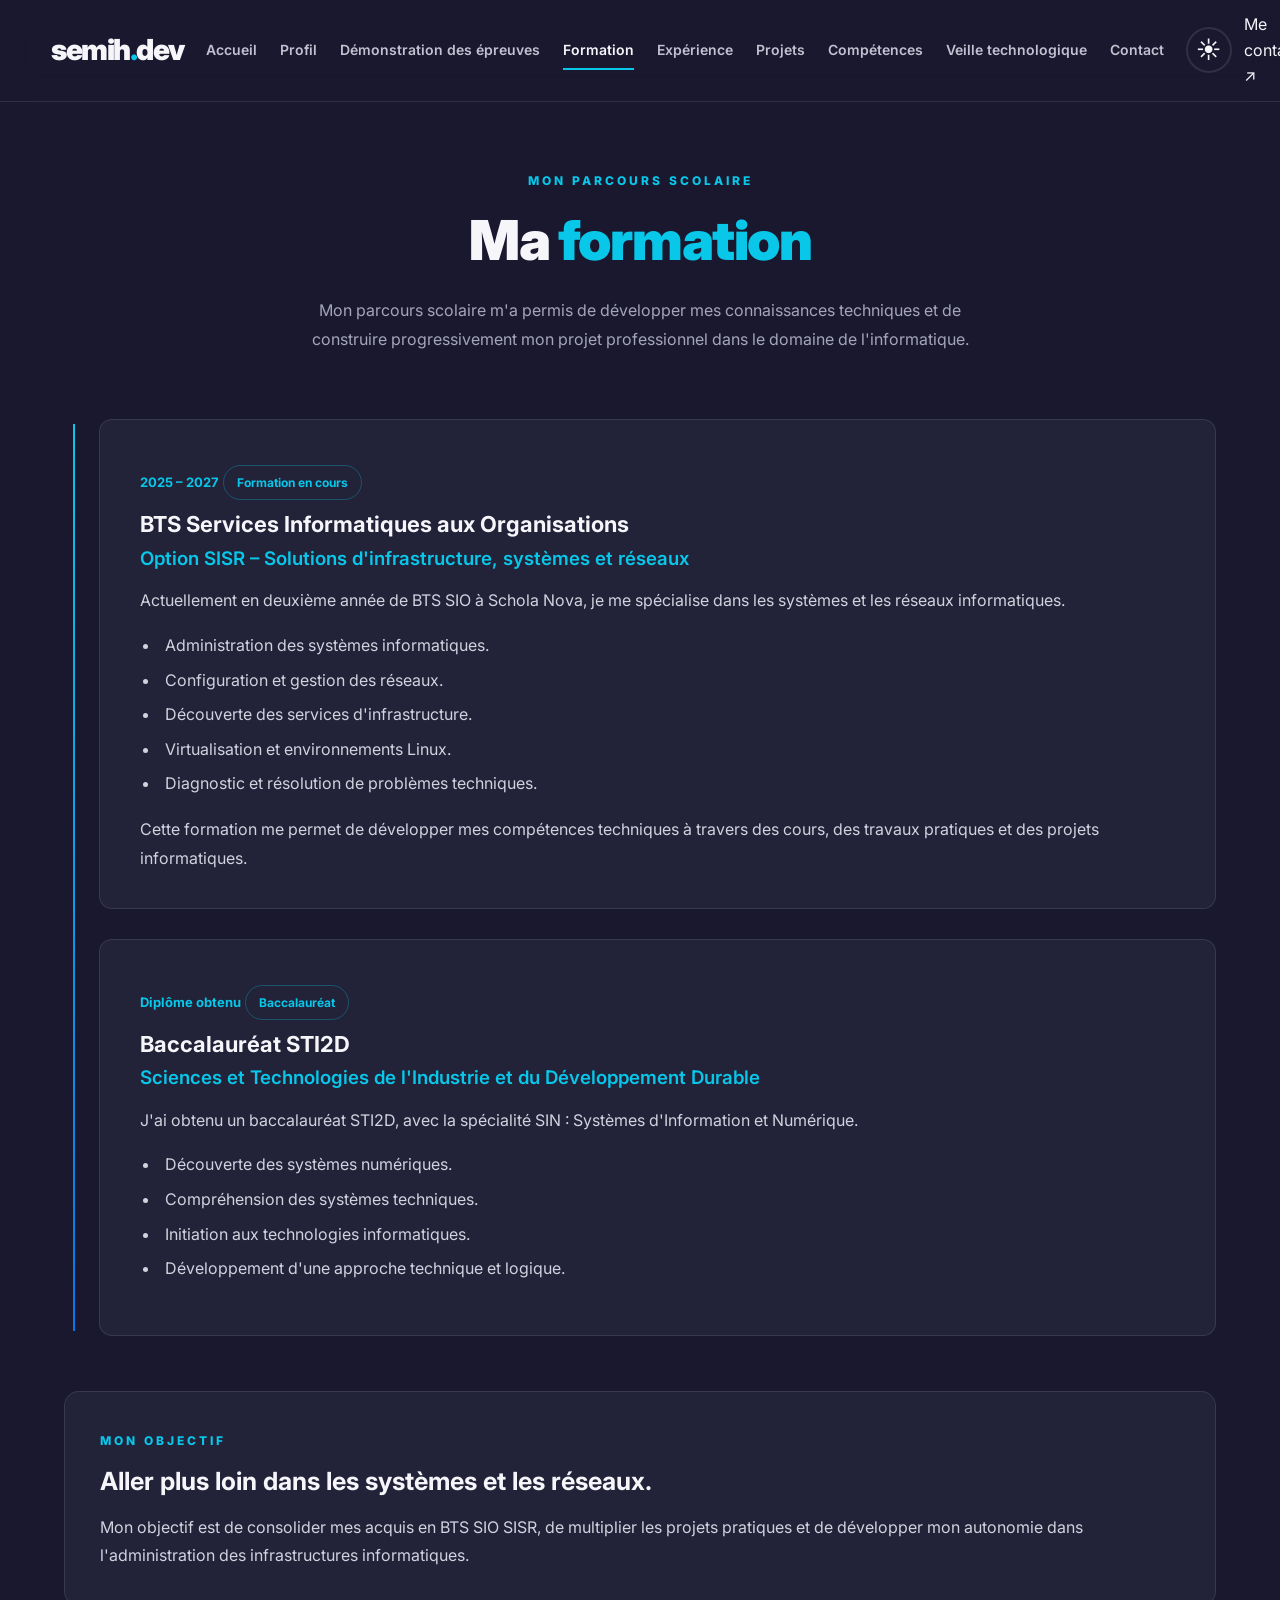
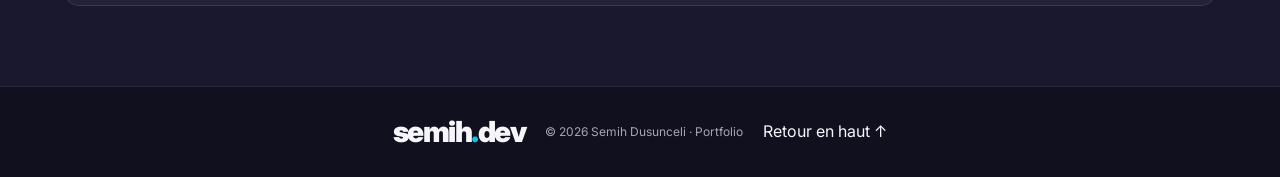
<file: formation.html>
<!DOCTYPE html>
<html lang="fr">

<head>
    <meta charset="UTF-8">
    <meta name="viewport" content="width=device-width, initial-scale=1.0">
    <meta name="theme-color" content="#19182f">

    <meta name="description" content="Découvrez le parcours scolaire et la formation informatique de Semih Dusunceli.">

    <title>Formation | semih.dev</title>

    <link rel="preconnect" href="https://fonts.googleapis.com">
    <link rel="preconnect" href="https://fonts.gstatic.com" crossorigin>

    <link href="https://fonts.googleapis.com/css2?family=Inter:wght@400;500;600;700;800;900&family=Fira+Code:wght@400;600&display=swap" rel="stylesheet">

    <!-- CSS -->
    <link rel="stylesheet" href="css/commun.css">
    <link rel="stylesheet" href="css/formation-experience.css">
    <link rel="stylesheet" href="css/responsive.css">

    <!-- JAVASCRIPT -->
    <script src="script.js" defer></script>
</head>

<body class="page-formation">

    <!-- NAVIGATION -->

    <header class="header">

        <nav class="navbar">

            <a href="index.html" class="logo">
                semih<span class="logo-dot">.</span>dev
            </a>

            <div class="nav-links">
                <a href="index.html">Accueil</a>
                <a href="profil.html">Profil</a>
                <a href="epreuves.html">Démonstration des épreuves</a>
                <a href="formation.html" class="active" aria-current="page">Formation</a>
                <a href="experience.html">Expérience</a>
                <a href="projets.html">Projets</a>
                <a href="competences.html">Compétences</a>
                <a href="veille.html">Veille technologique</a>
                <a href="contact.html">Contact</a>
            </div>

            <div class="nav-actions">

                <button
                    id="theme-toggle"
                    class="theme-toggle"
                    type="button"
                    aria-label="Changer de thème">
                    <span id="theme-icon">☀</span>
                </button>

                <a href="contact.html" class="nav-contact">
                    Me contacter ↗
                </a>

            </div>

        </nav>

    </header>


    <!-- CONTENU PRINCIPAL -->

    <main>

        <section class="page-container">

            <!-- INTRODUCTION -->

            <div class="page-heading reveal">

                <span class="section-tag">Mon parcours scolaire</span>

                <h1>Ma <span>formation</span></h1>

                <p>
                    Mon parcours scolaire m'a permis de développer
                    mes connaissances techniques et de construire
                    progressivement mon projet professionnel dans
                    le domaine de l'informatique.
                </p>

            </div>


            <!-- PARCOURS -->

            <section class="timeline">

                <!-- BTS SIO -->

                <article class="timeline-item reveal">

                    <div class="timeline-content">

                        <span class="timeline-date">
                            2025 – 2027
                        </span>

                        <span class="experience-label">
                            Formation en cours
                        </span>

                        <h2>
                            BTS Services Informatiques aux Organisations
                        </h2>

                        <h3>
                            Option SISR – Solutions d'infrastructure,
                            systèmes et réseaux
                        </h3>

                        <p>
                            Actuellement en deuxième année de BTS SIO
                            à Schola Nova, je me spécialise dans les
                            systèmes et les réseaux informatiques.
                        </p>

                        <ul>
                            <li>Administration des systèmes informatiques.</li>
                            <li>Configuration et gestion des réseaux.</li>
                            <li>Découverte des services d'infrastructure.</li>
                            <li>Virtualisation et environnements Linux.</li>
                            <li>Diagnostic et résolution de problèmes techniques.</li>
                        </ul>

                        <p>
                            Cette formation me permet de développer
                            mes compétences techniques à travers
                            des cours, des travaux pratiques et
                            des projets informatiques.
                        </p>

                    </div>

                </article>


                <!-- BAC STI2D -->

                <article class="timeline-item reveal">

                    <div class="timeline-content">

                        <span class="timeline-date">
                            Diplôme obtenu
                        </span>

                        <span class="experience-label">
                            Baccalauréat
                        </span>

                        <h2>Baccalauréat STI2D</h2>

                        <h3>
                            Sciences et Technologies de l'Industrie
                            et du Développement Durable
                        </h3>

                        <p>
                            J'ai obtenu un baccalauréat STI2D,
                            avec la spécialité SIN :
                            Systèmes d'Information et Numérique.
                        </p>

                        <ul>
                            <li>Découverte des systèmes numériques.</li>
                            <li>Compréhension des systèmes techniques.</li>
                            <li>Initiation aux technologies informatiques.</li>
                            <li>Développement d'une approche technique et logique.</li>
                        </ul>

                    </div>

                </article>

            </section>


            <!-- OBJECTIF -->

            <section class="skills-note reveal">

                <span class="section-tag">Mon objectif</span>

                <h2>
                    Aller plus loin dans les systèmes et les réseaux.
                </h2>

                <p>
                    Mon objectif est de consolider mes acquis en BTS SIO SISR,
                    de multiplier les projets pratiques et de développer
                    mon autonomie dans l'administration des infrastructures
                    informatiques.
                </p>

            </section>

        </section>

    </main>


    <!-- PIED DE PAGE -->

    <footer class="footer">

        <a href="index.html" class="logo">
            semih<span class="logo-dot">.</span>dev
        </a>

        <p>
            © <span id="current-year"></span>
            Semih Dusunceli · Portfolio
        </p>

        <a href="#" class="back-top">
            Retour en haut ↑
        </a>

    </footer>

</body>
</html>
</file>
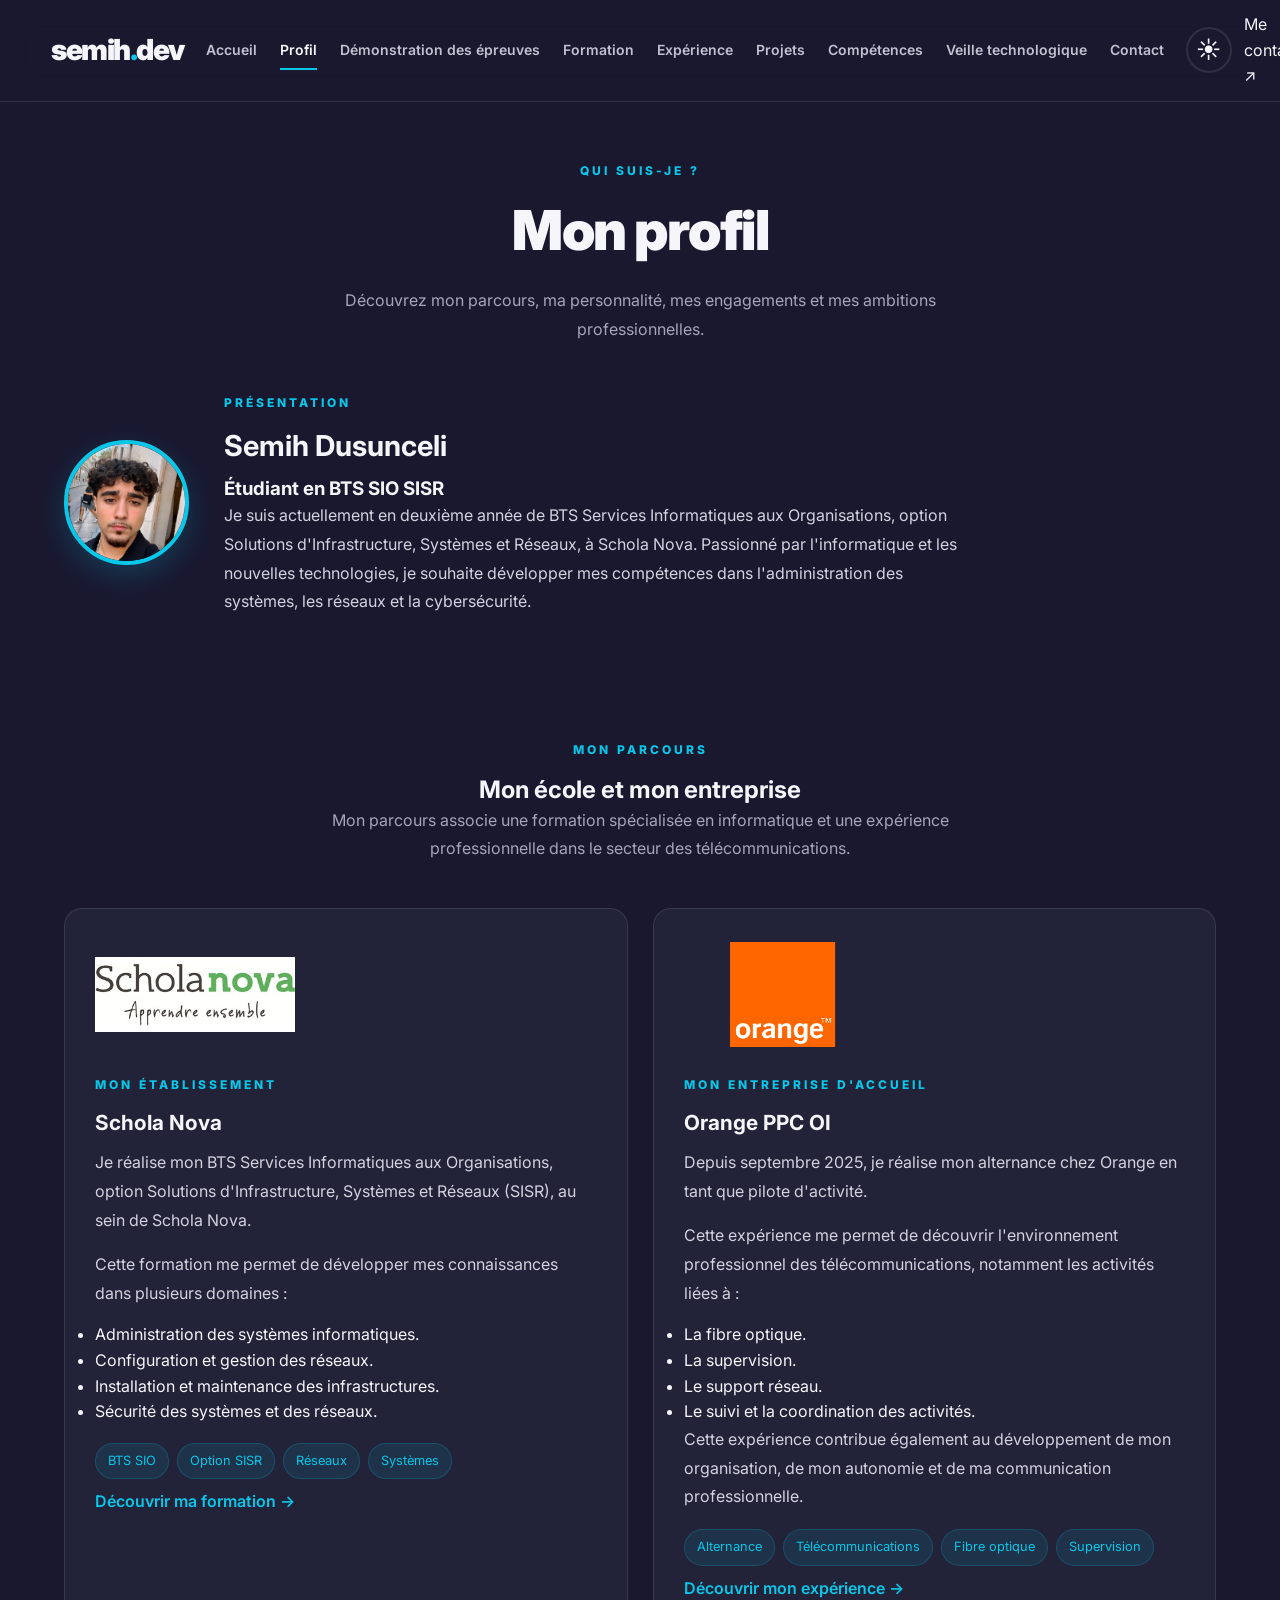
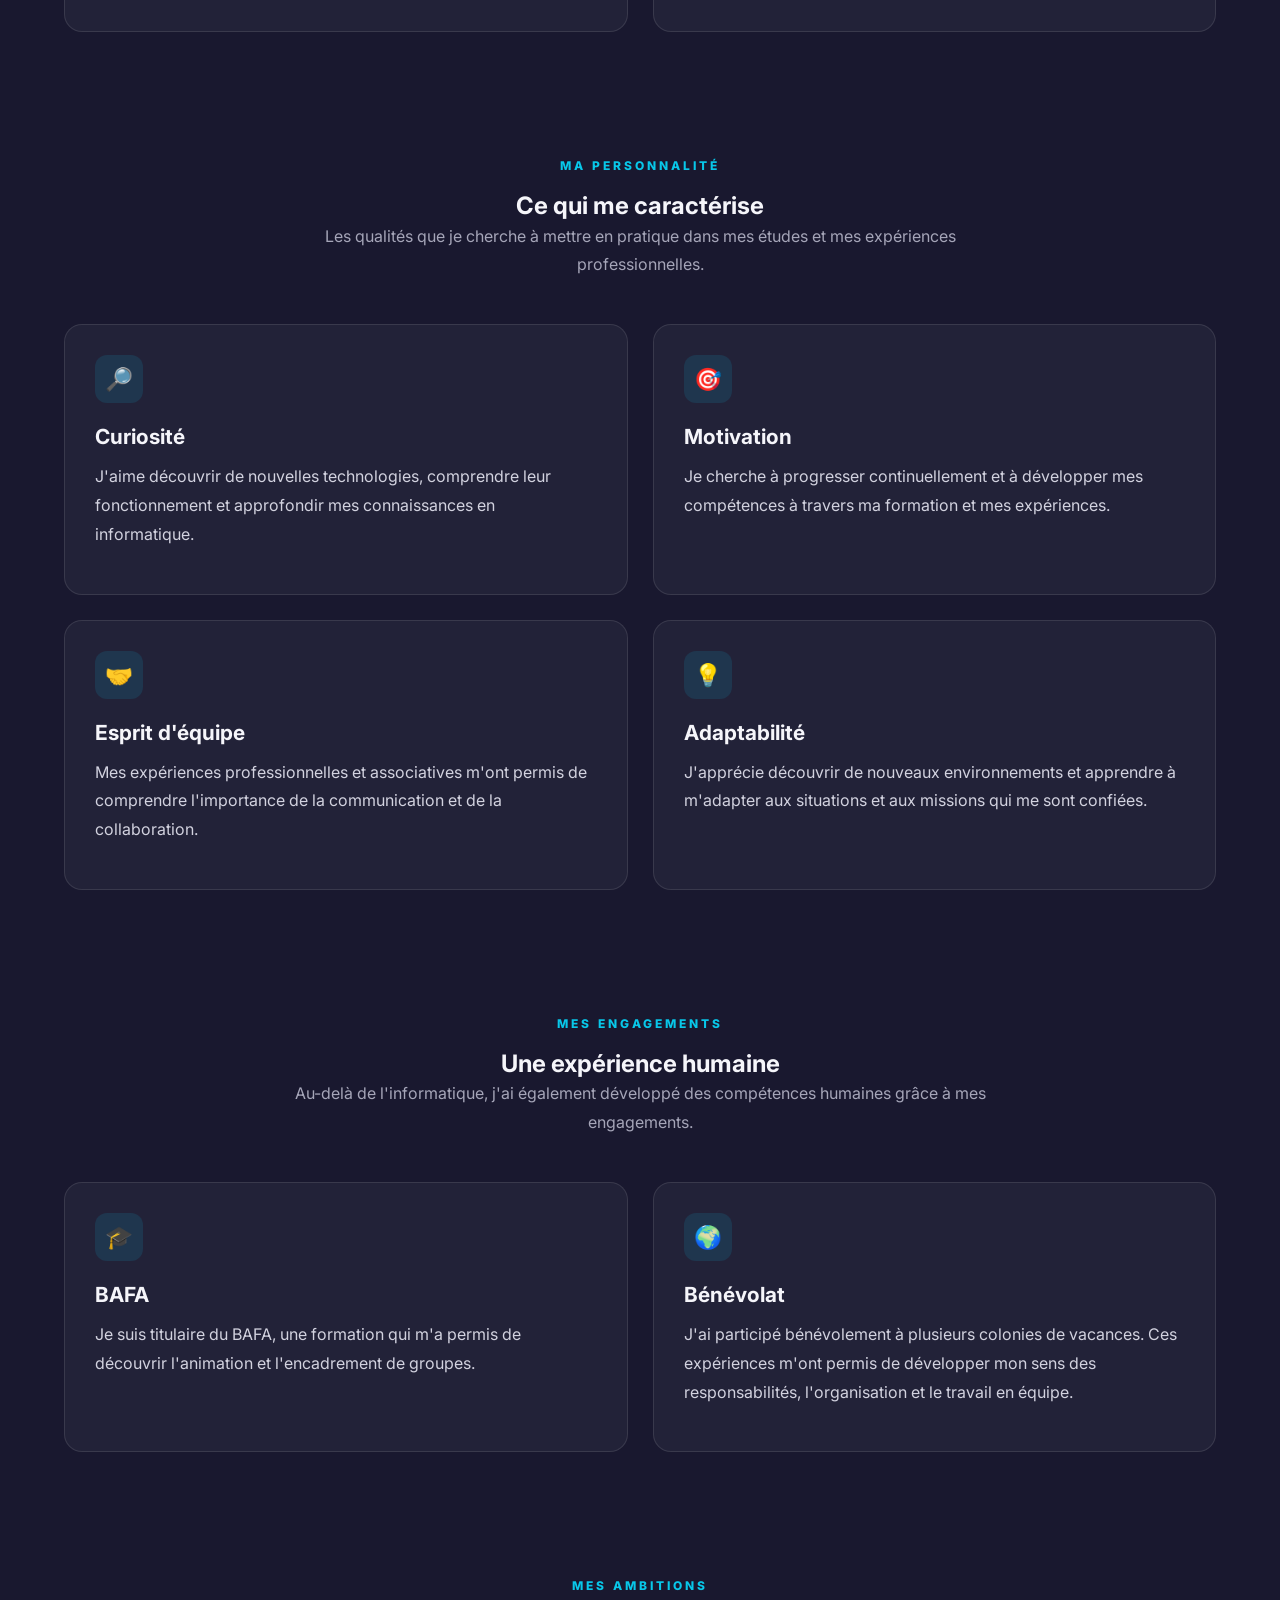
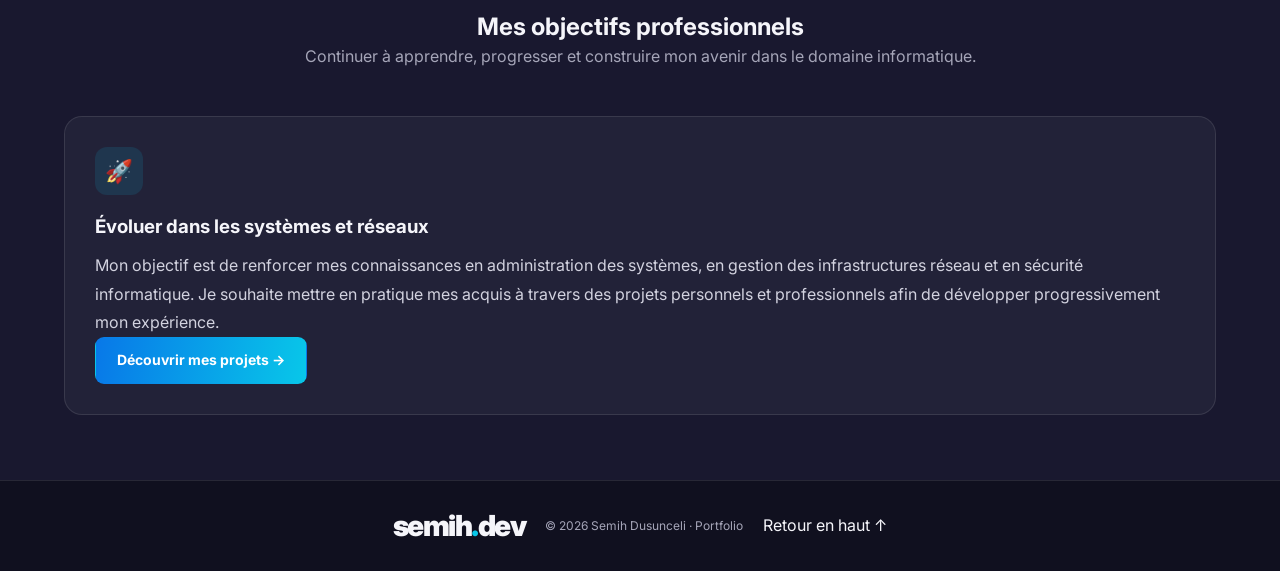
<file: profil.html>
<!DOCTYPE html>
<html lang="fr">

<head>
    <meta charset="UTF-8">
    <meta name="viewport" content="width=device-width, initial-scale=1.0">
    <meta name="theme-color" content="#19182f">

    <meta name="description" content="Découvrez le profil et le parcours de Semih Dusunceli, étudiant en BTS SIO SISR.">

    <title>Mon profil | Semih.dev</title>

    <link rel="preconnect" href="https://fonts.googleapis.com">
    <link rel="preconnect" href="https://fonts.gstatic.com" crossorigin>

    <link href="https://fonts.googleapis.com/css2?family=Inter:wght@400;500;600;700;800;900&family=Fira+Code:wght@400;500;600&display=swap" rel="stylesheet">

    <!-- CSS -->
    <link rel="stylesheet" href="css/commun.css">
    <link rel="stylesheet" href="css/profil.css">
    <link rel="stylesheet" href="css/responsive.css">

    <!-- JAVASCRIPT -->
    <script src="script.js" defer></script>
</head>

<body class="page-profil">

    <!-- NAVIGATION -->

    <header class="header">

        <nav class="navbar">

            <a href="index.html" class="logo">
                semih<span class="logo-dot">.</span>dev
            </a>

            <div class="nav-links">
                <a href="index.html">Accueil</a>
                <a href="profil.html" class="active" aria-current="page">Profil</a>
                <a href="epreuves.html">Démonstration des épreuves</a>
                <a href="formation.html">Formation</a>
                <a href="experience.html">Expérience</a>
                <a href="projets.html">Projets</a>
                <a href="competences.html">Compétences</a>
                <a href="veille.html">Veille technologique</a>
                <a href="contact.html">Contact</a>
            </div>

            <div class="nav-actions">

                <button
                    id="theme-toggle"
                    class="theme-toggle"
                    type="button"
                    aria-label="Changer de thème">
                    <span id="theme-icon">☀</span>
                </button>

                <a href="contact.html" class="nav-contact">
                    Me contacter ↗
                </a>

            </div>

        </nav>

    </header>


    <!-- CONTENU PRINCIPAL -->

    <main>

        <!-- INTRODUCTION -->

        <section class="page-container">

            <div class="page-heading reveal">

                <span class="section-tag">Qui suis-je ?</span>

                <h1>Mon profil</h1>

                <p>
                    Découvrez mon parcours, ma personnalité,
                    mes engagements et mes ambitions professionnelles.
                </p>

            </div>


            <!-- PRÉSENTATION -->

            <div class="profile-intro reveal">

                <div class="profile-photo">
                    <img src="images/semih2.jpg.jpeg" alt="Photo de Semih Dusunceli">
                </div>

                <div class="profile-intro-text">

                    <span class="section-tag">Présentation</span>

                    <h2>Semih Dusunceli</h2>

                    <h3>Étudiant en BTS SIO SISR</h3>

                    <p>
                        Je suis actuellement en deuxième année de BTS
                        Services Informatiques aux Organisations,
                        option Solutions d'Infrastructure, Systèmes
                        et Réseaux, à Schola Nova.

                        Passionné par l'informatique et les nouvelles
                        technologies, je souhaite développer mes
                        compétences dans l'administration des systèmes,
                        les réseaux et la cybersécurité.
                    </p>

                </div>

            </div>

        </section>


        <!-- ÉCOLE ET ENTREPRISE -->

        <section class="page-container">

            <div class="page-heading reveal">

                <span class="section-tag">Mon parcours</span>

                <h2>Mon école et mon entreprise</h2>

                <p>
                    Mon parcours associe une formation spécialisée
                    en informatique et une expérience professionnelle
                    dans le secteur des télécommunications.
                </p>

            </div>

            <div class="profile-content">

                <!-- SCHOLA NOVA -->

                <article class="profile-card reveal">

                    <div class="school-logo">
                        <img src="images/schola-nova.jpeg" alt="Logo de Schola Nova">
                    </div>

                    <span class="section-tag">Mon établissement</span>

                    <h3>Schola Nova</h3>

                    <p>
                        Je réalise mon BTS Services Informatiques aux
                        Organisations, option Solutions d'Infrastructure,
                        Systèmes et Réseaux (SISR), au sein de Schola Nova.
                    </p>

                    <p>
                        Cette formation me permet de développer mes
                        connaissances dans plusieurs domaines :
                    </p>

                    <ul>
                        <li>Administration des systèmes informatiques.</li>
                        <li>Configuration et gestion des réseaux.</li>
                        <li>Installation et maintenance des infrastructures.</li>
                        <li>Sécurité des systèmes et des réseaux.</li>
                    </ul>

                    <div class="tags">
                        <span>BTS SIO</span>
                        <span>Option SISR</span>
                        <span>Réseaux</span>
                        <span>Systèmes</span>
                    </div>

                    <a href="formation.html" class="profile-link">
                        Découvrir ma formation →
                    </a>

                </article>


                <!-- ORANGE -->

                <article class="profile-card reveal">

                    <div class="school-logo">
                        <img src="images/Orange.png" alt="Logo Orange">
                    </div>

                    <span class="section-tag">Mon entreprise d'accueil</span>

                    <h3>Orange PPC OI</h3>

                    <p>
                        Depuis septembre 2025, je réalise mon alternance
                        chez Orange en tant que pilote d'activité.
                    </p>

                    <p>
                        Cette expérience me permet de découvrir
                        l'environnement professionnel des télécommunications,
                        notamment les activités liées à :
                    </p>

                    <ul>
                        <li>La fibre optique.</li>
                        <li>La supervision.</li>
                        <li>Le support réseau.</li>
                        <li>Le suivi et la coordination des activités.</li>
                    </ul>

                    <p>
                        Cette expérience contribue également au développement
                        de mon organisation, de mon autonomie et de ma
                        communication professionnelle.
                    </p>

                    <div class="tags">
                        <span>Alternance</span>
                        <span>Télécommunications</span>
                        <span>Fibre optique</span>
                        <span>Supervision</span>
                    </div>

                    <a href="experience.html" class="profile-link">
                        Découvrir mon expérience →
                    </a>

                </article>

            </div>

        </section>


        <!-- QUALITÉS -->

        <section class="page-container">

            <div class="page-heading reveal">

                <span class="section-tag">Ma personnalité</span>

                <h2>Ce qui me caractérise</h2>

                <p>
                    Les qualités que je cherche à mettre en pratique
                    dans mes études et mes expériences professionnelles.
                </p>

            </div>

            <div class="profile-content">

                <article class="profile-card reveal">
                    <div class="card-icon">🔎</div>
                    <h3>Curiosité</h3>
                    <p>
                        J'aime découvrir de nouvelles technologies,
                        comprendre leur fonctionnement et approfondir
                        mes connaissances en informatique.
                    </p>
                </article>

                <article class="profile-card reveal">
                    <div class="card-icon">🎯</div>
                    <h3>Motivation</h3>
                    <p>
                        Je cherche à progresser continuellement
                        et à développer mes compétences à travers
                        ma formation et mes expériences.
                    </p>
                </article>

                <article class="profile-card reveal">
                    <div class="card-icon">🤝</div>
                    <h3>Esprit d'équipe</h3>
                    <p>
                        Mes expériences professionnelles et associatives
                        m'ont permis de comprendre l'importance
                        de la communication et de la collaboration.
                    </p>
                </article>

                <article class="profile-card reveal">
                    <div class="card-icon">💡</div>
                    <h3>Adaptabilité</h3>
                    <p>
                        J'apprécie découvrir de nouveaux environnements
                        et apprendre à m'adapter aux situations
                        et aux missions qui me sont confiées.
                    </p>
                </article>

            </div>

        </section>


        <!-- ENGAGEMENTS -->

        <section class="page-container">

            <div class="page-heading reveal">

                <span class="section-tag">Mes engagements</span>

                <h2>Une expérience humaine</h2>

                <p>
                    Au-delà de l'informatique, j'ai également développé
                    des compétences humaines grâce à mes engagements.
                </p>

            </div>

            <div class="profile-content">

                <article class="profile-card reveal">
                    <div class="card-icon">🎓</div>
                    <h3>BAFA</h3>
                    <p>
                        Je suis titulaire du BAFA, une formation qui
                        m'a permis de découvrir l'animation et
                        l'encadrement de groupes.
                    </p>
                </article>

                <article class="profile-card reveal">
                    <div class="card-icon">🌍</div>
                    <h3>Bénévolat</h3>
                    <p>
                        J'ai participé bénévolement à plusieurs colonies
                        de vacances. Ces expériences m'ont permis
                        de développer mon sens des responsabilités,
                        l'organisation et le travail en équipe.
                    </p>
                </article>

            </div>

        </section>


        <!-- OBJECTIFS -->

        <section class="page-container">

            <div class="page-heading reveal">

                <span class="section-tag">Mes ambitions</span>

                <h2>Mes objectifs professionnels</h2>

                <p>
                    Continuer à apprendre, progresser et construire
                    mon avenir dans le domaine informatique.
                </p>

            </div>

            <div class="objective-card reveal">

                <div class="objective-icon">🚀</div>

                <h3>Évoluer dans les systèmes et réseaux</h3>

                <p>
                    Mon objectif est de renforcer mes connaissances
                    en administration des systèmes, en gestion des
                    infrastructures réseau et en sécurité informatique.

                    Je souhaite mettre en pratique mes acquis à travers
                    des projets personnels et professionnels afin
                    de développer progressivement mon expérience.
                </p>

                <a href="projets.html" class="btn btn-primary">
                    Découvrir mes projets →
                </a>

            </div>

        </section>

    </main>


    <!-- FOOTER -->

    <footer class="footer">

        <a href="index.html" class="logo">
            semih<span class="logo-dot">.</span>dev
        </a>

        <p>
            © <span id="current-year"></span>
            Semih Dusunceli · Portfolio
        </p>

        <a href="#" class="back-top">
            Retour en haut ↑
        </a>

    </footer>

</body>
</html>
</file>
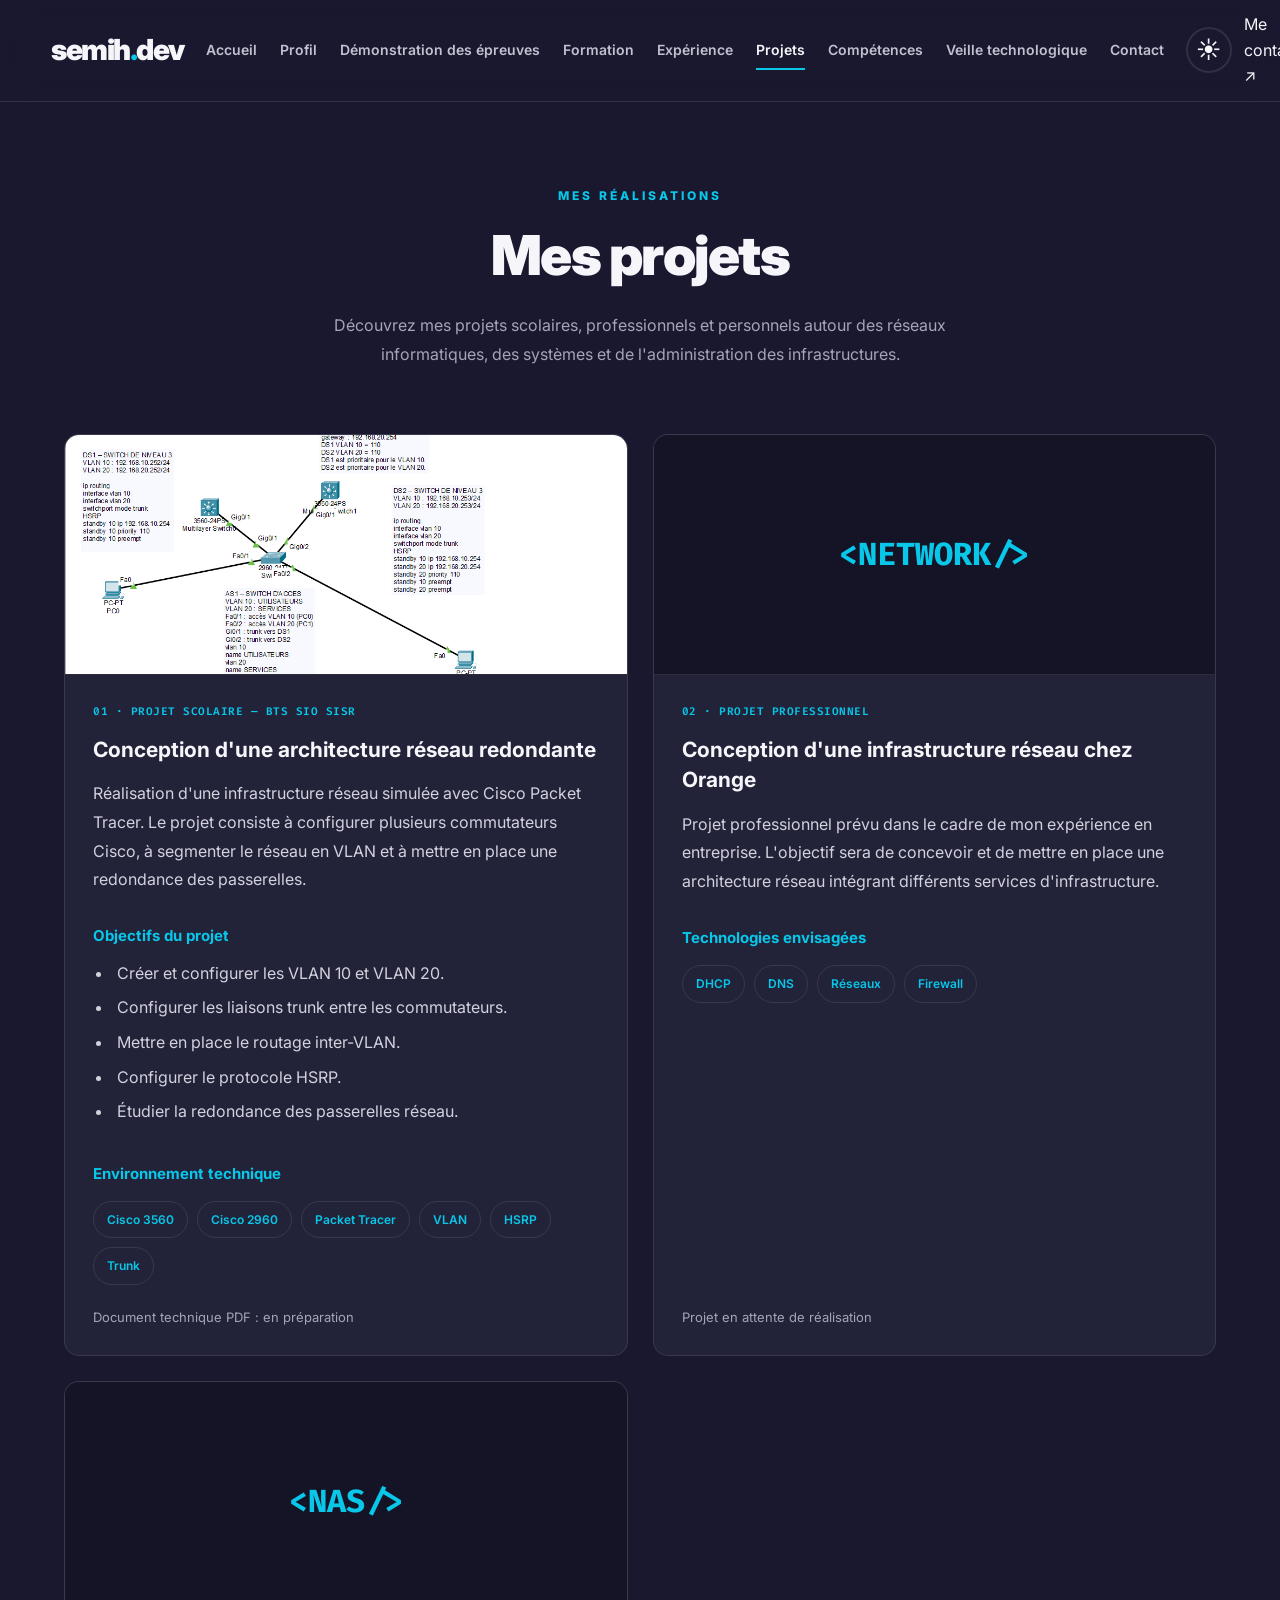
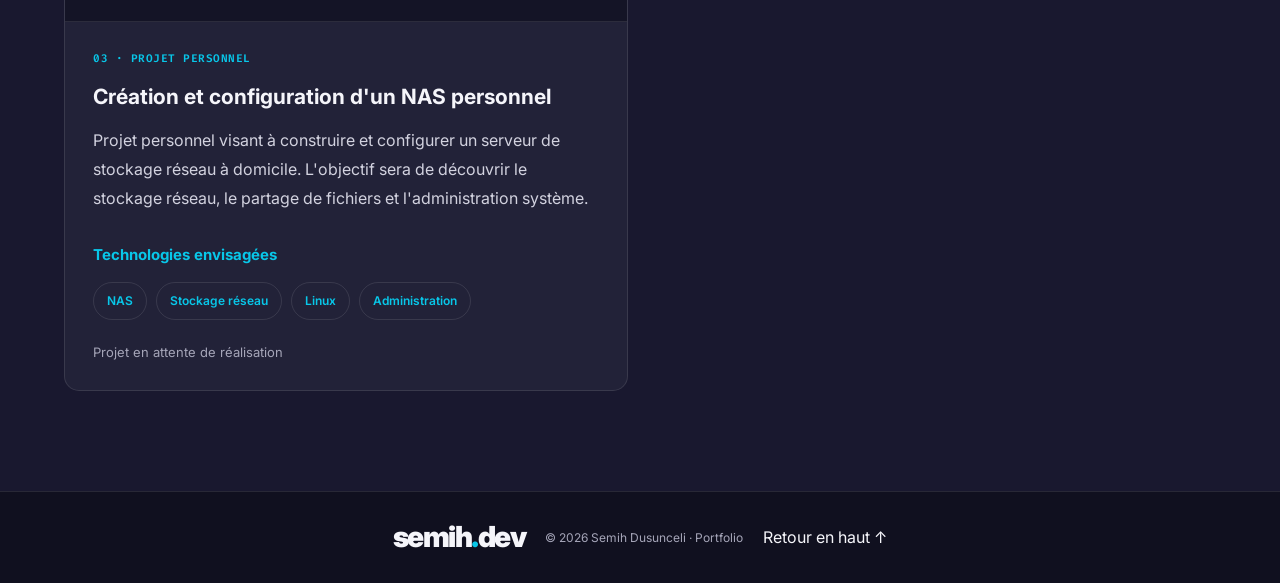
<file: projets.html>
<!DOCTYPE html>
<html lang="fr">

<head>
    <meta charset="UTF-8">
    <meta name="viewport" content="width=device-width, initial-scale=1.0">
    <meta name="theme-color" content="#19182f">

    <meta name="description" content="Découvrez les projets scolaires, professionnels et personnels de Semih Dusunceli en systèmes et réseaux.">

    <title>Mes projets | Semih.dev</title>

    <link rel="preconnect" href="https://fonts.googleapis.com">
    <link rel="preconnect" href="https://fonts.gstatic.com" crossorigin>

    <link href="https://fonts.googleapis.com/css2?family=Inter:wght@400;500;600;700;800;900&family=Fira+Code:wght@400;600&display=swap" rel="stylesheet">

    <!-- CSS -->
    <link rel="stylesheet" href="css/commun.css">
    <link rel="stylesheet" href="css/projets.css">
    <link rel="stylesheet" href="css/responsive.css">

    <!-- JAVASCRIPT -->
    <script src="script.js" defer></script>
</head>

<body>

    <!-- NAVIGATION -->

    <header class="header">

        <nav class="navbar">

            <a class="logo" href="index.html">
                semih<span class="logo-dot">.</span>dev
            </a>

            <div class="nav-links">
                <a href="index.html">Accueil</a>
                <a href="profil.html">Profil</a>
                <a href="epreuves.html">Démonstration des épreuves</a>
                <a href="formation.html">Formation</a>
                <a href="experience.html">Expérience</a>
                <a href="projets.html" class="active" aria-current="page">Projets</a>
                <a href="competences.html">Compétences</a>
                <a href="veille.html">Veille technologique</a>
                <a href="contact.html">Contact</a>
            </div>

            <div class="nav-actions">

                <button
                    id="theme-toggle"
                    class="theme-toggle"
                    type="button"
                    aria-label="Changer de thème">
                    <span id="theme-icon">☀</span>
                </button>

                <a class="nav-contact" href="contact.html">
                    Me contacter ↗
                </a>

            </div>

        </nav>

    </header>


    <!-- CONTENU PRINCIPAL -->

    <main>

        <section class="page-container">

            <!-- INTRODUCTION -->

            <div class="page-heading">

                <span class="section-tag">Mes réalisations</span>

                <h1>Mes projets</h1>

                <p>
                    Découvrez mes projets scolaires, professionnels et personnels
                    autour des réseaux informatiques, des systèmes et de
                    l'administration des infrastructures.
                </p>

            </div>


            <!-- GRILLE DES PROJETS -->

            <div class="projects-grid">

                <!-- PROJET 01 -->

                <article class="project-card">

                    <div class="project-image">
                        <img
                            src="images/packet-tracer.png"
                            alt="Architecture réseau réalisée sur Cisco Packet Tracer">
                    </div>

                    <div class="project-info">

                        <small>01 · PROJET SCOLAIRE — BTS SIO SISR</small>

                        <h3>Conception d'une architecture réseau redondante</h3>

                        <p>
                            Réalisation d'une infrastructure réseau simulée
                            avec Cisco Packet Tracer. Le projet consiste à
                            configurer plusieurs commutateurs Cisco, à
                            segmenter le réseau en VLAN et à mettre en place
                            une redondance des passerelles.
                        </p>

                        <h4>Objectifs du projet</h4>

                        <ul>
                            <li>Créer et configurer les VLAN 10 et VLAN 20.</li>
                            <li>Configurer les liaisons trunk entre les commutateurs.</li>
                            <li>Mettre en place le routage inter-VLAN.</li>
                            <li>Configurer le protocole HSRP.</li>
                            <li>Étudier la redondance des passerelles réseau.</li>
                        </ul>

                        <h4>Environnement technique</h4>

                        <div class="tags">
                            <span>Cisco 3560</span>
                            <span>Cisco 2960</span>
                            <span>Packet Tracer</span>
                            <span>VLAN</span>
                            <span>HSRP</span>
                            <span>Trunk</span>
                        </div>

                        <div class="project-document">
                            <span>Document technique PDF : en préparation</span>
                        </div>

                    </div>

                </article>


                <!-- PROJET 02 -->

                <article class="project-card">

                    <div class="project-placeholder">
                        <span>&lt;NETWORK/&gt;</span>
                    </div>

                    <div class="project-info">

                        <small>02 · PROJET PROFESSIONNEL</small>

                        <h3>Conception d'une infrastructure réseau chez Orange</h3>

                        <p>
                            Projet professionnel prévu dans le cadre de mon
                            expérience en entreprise. L'objectif sera de
                            concevoir et de mettre en place une architecture
                            réseau intégrant différents services
                            d'infrastructure.
                        </p>

                        <h4>Technologies envisagées</h4>

                        <div class="tags">
                            <span>DHCP</span>
                            <span>DNS</span>
                            <span>Réseaux</span>
                            <span>Firewall</span>
                        </div>

                        <div class="project-document">
                            <span>Projet en attente de réalisation</span>
                        </div>

                    </div>

                </article>


                <!-- PROJET 03 -->

                <article class="project-card">

                    <div class="project-placeholder">
                        <span>&lt;NAS/&gt;</span>
                    </div>

                    <div class="project-info">

                        <small>03 · PROJET PERSONNEL</small>

                        <h3>Création et configuration d'un NAS personnel</h3>

                        <p>
                            Projet personnel visant à construire et configurer
                            un serveur de stockage réseau à domicile.
                            L'objectif sera de découvrir le stockage réseau,
                            le partage de fichiers et l'administration système.
                        </p>

                        <h4>Technologies envisagées</h4>

                        <div class="tags">
                            <span>NAS</span>
                            <span>Stockage réseau</span>
                            <span>Linux</span>
                            <span>Administration</span>
                        </div>

                        <div class="project-document">
                            <span>Projet en attente de réalisation</span>
                        </div>

                    </div>

                </article>

            </div>

        </section>

    </main>


    <!-- PIED DE PAGE -->

    <footer class="footer">

        <a class="logo" href="index.html">
            semih<span class="logo-dot">.</span>dev
        </a>

        <p>
            © <span id="current-year"></span>
            Semih Dusunceli · Portfolio
        </p>

        <a class="back-top" href="#">
            Retour en haut ↑
        </a>

    </footer>

</body>
</html>
</file>
<file: css/commun.css>
/* =====================================================
   SEMIH.DEV — STYLES COMMUNS
   Couleurs, navigation, boutons et éléments partagés
===================================================== */


/* =====================================================
   1. VARIABLES — THÈME SOMBRE
===================================================== */

:root {
    --bg: #19182F;
    --bg-alt: #141426;

    --card: #222238;
    --card-hover: #2A2A43;

    --cyan: #08C7E9;
    --blue: #0878E8;

    --white: #F5F5FA;
    --text: #D2D2DF;
    --muted: #A5A5B8;

    --border: rgba(255,255,255,.10);
    --shadow: rgba(0,0,0,.25);

    --header-bg: rgba(25,24,47,.96);
    --footer-bg: #10101F;

    --gradient: linear-gradient(100deg, var(--blue), var(--cyan));
}


/* =====================================================
   2. RESET
===================================================== */

* {
    box-sizing: border-box;
    margin: 0;
    padding: 0;
}

html {
    scroll-behavior: smooth;
    scroll-padding-top: 100px;
}

body {
    font-family: 'Inter', Arial, sans-serif;
    background: var(--bg);
    color: var(--white);
    line-height: 1.6;
    overflow-x: hidden;
    transition: background .35s ease, color .35s ease;
}

a {
    color: inherit;
    text-decoration: none;
}

button {
    font: inherit;
}

img {
    max-width: 100%;
    display: block;
}

h1, h2, h3, h4 {
    line-height: 1.3;
}

p {
    line-height: 1.8;
}


/* =====================================================
   3. NAVIGATION
===================================================== */

.header {
    position: sticky;
    top: 0;
    z-index: 1000;
    width: 100%;
}

.navbar {
    min-height: 76px;
    padding: 12px 4%;

    display: flex;
    align-items: center;
    justify-content: space-between;
    gap: 22px;

    background: var(--header-bg);
    border-bottom: 1px solid var(--border);
    backdrop-filter: blur(15px);

    transition: background .35s ease;
}

.logo {
    display: inline-flex;
    align-items: center;
    flex-shrink: 0;

    font-size: 29px;
    font-weight: 900;
    letter-spacing: -1.5px;
    white-space: nowrap;
}

.logo span {
    color: var(--cyan);
}

.logo:hover {
    opacity: .85;
}

.nav-links {
    display: flex;
    align-items: center;
    justify-content: center;
    gap: 23px;
}

.nav-links a {
    position: relative;
    padding: 8px 0;

    color: #C1C1D0;
    font-size: 14px;
    font-weight: 600;
    white-space: nowrap;

    transition: color .3s ease;
}

.nav-links a::after {
    content: "";
    position: absolute;
    left: 0;
    bottom: 0;

    width: 0;
    height: 2px;

    background: var(--cyan);
    transition: width .3s ease;
}

.nav-links a:hover,
.nav-links a.active {
    color: var(--white);
}

.nav-links a:hover::after,
.nav-links a.active::after {
    width: 100%;
}

.nav-actions {
    display: flex;
    align-items: center;
    gap: 12px;
}


/* BOUTON JOUR / NUIT */

.theme-toggle {
    width: 46px;
    height: 46px;
    min-width: 46px;

    display: flex;
    align-items: center;
    justify-content: center;

    border: 2px solid var(--border);
    border-radius: 50%;

    background: transparent;
    color: var(--white);

    font-size: 24px;
    cursor: pointer;

    transition: transform .3s ease,
                background .3s ease,
                border-color .3s ease;
}

.theme-toggle:hover {
    transform: rotate(20deg);
    border-color: var(--cyan);
    background: rgba(8,199,233,.1);
}


/* =====================================================
   4. ÉLÉMENTS GÉNÉRAUX
===================================================== */

.page-container {
    width: 100%;
    max-width: 1400px;
    min-height: 75vh;

    margin: 0 auto;
    padding: 80px 5% 100px;
}

.section-tag {
    display: inline-block;
    margin-bottom: 15px;

    color: var(--cyan);
    font-size: 12px;
    font-weight: 800;
    letter-spacing: 3px;
    text-transform: uppercase;
}

.page-heading {
    max-width: 850px;
    margin: 0 auto 65px;
    text-align: center;
}

.page-heading h1 {
    margin-bottom: 20px;

    font-size: clamp(34px, 5vw, 55px);
    font-weight: 900;
    letter-spacing: -1.5px;
}

.page-heading h1 span {
    color: var(--cyan);
}

.page-heading p {
    max-width: 700px;
    margin: 0 auto;

    color: var(--muted);
    font-size: 16px;
}


/* =====================================================
   5. BOUTONS
===================================================== */

.btn,
.primary-button {
    min-height: 45px;

    display: inline-flex;
    align-items: center;
    justify-content: center;

    padding: 11px 21px;
    border-radius: 9px;

    font-size: 14px;
    font-weight: 700;

    transition: transform .3s ease,
                background .3s ease,
                color .3s ease;
}

.btn:hover,
.primary-button:hover {
    transform: translateY(-3px);
}

.btn-primary,
.primary-button {
    background: var(--gradient);
    color: #FFFFFF;
    border: 1px solid transparent;
}

.btn-primary:hover,
.primary-button:hover {
    box-shadow: 0 7px 24px rgba(8,199,233,.25);
}

.btn-ghost {
    border: 1px solid var(--border);
    color: var(--white);
    background: transparent;
}

.btn-ghost:hover {
    border-color: var(--cyan);
    color: var(--cyan);
}


/* =====================================================
   6. PIED DE PAGE
===================================================== */

.footer,
footer {
    min-height: 85px;
    padding: 22px 5%;

    display: flex;
    align-items: center;
    justify-content: center;
    flex-wrap: wrap;
    gap: 20px;

    background: var(--footer-bg);
    border-top: 1px solid var(--border);
}

.footer p,
footer p {
    color: var(--muted);
    font-size: 12px;
    text-align: center;
}


/* =====================================================
   7. THÈME CLAIR
===================================================== */

body.light-theme {
    --bg: #F7F9FC;
    --bg-alt: #EDF3FA;

    --card: #FFFFFF;
    --card-hover: #F1F7FC;

    --cyan: #079FBD;
    --blue: #4A91D9;

    --white: #34445B;
    --text: #53647A;
    --muted: #8492A5;

    --border: #E1E9F2;
    --shadow: rgba(80,110,145,.08);

    --header-bg: rgba(255,255,255,.96);
    --footer-bg: #EAF0F7;
}


/* Navigation */

body.light-theme .navbar {
    background: var(--header-bg);
    border-bottom: 1px solid #E5ECF4;
}

body.light-theme .nav-links a {
    color: #52647B;
}

body.light-theme .nav-links a:hover,
body.light-theme .nav-links a.active {
    color: #079FBD;
}


/* Bouton jour / nuit */

body.light-theme .theme-toggle {
    color: #52647B;
    border-color: #D5E0EC;
}


/* Pied de page */

body.light-theme .footer,
body.light-theme footer {
    background: #EAF0F7;
    border-top: 1px solid #DCE5EF;
}

body.light-theme .footer p,
body.light-theme footer p {
    color: #718198;
}

body.light-theme .footer .logo,
body.light-theme footer .logo {
    color: #34445B;
}


/* Boutons */

body.light-theme .btn-ghost {
    color: #52647B;
    border-color: #D5E0EC;
}

body.light-theme .btn-ghost:hover {
    color: #079FBD;
    border-color: #079FBD;
}


/* =====================================================
   8. ANIMATIONS AU DÉFILEMENT
===================================================== */

.reveal {
    opacity: 0;
    transform: translateY(25px);

    transition:
        opacity .7s ease,
        transform .7s ease;
}

.reveal.visible {
    opacity: 1;
    transform: translateY(0);
}
</file>
<file: css/accueil.css>
/* =====================================================
   SEMIH.DEV — ACCUEIL
   Direction artistique : Digital Editorial
===================================================== */

/* VARIABLES LOCALES */

.page-accueil {
    --hero-line: rgba(165, 165, 184, .19);
    --hero-soft: rgba(8, 199, 233, .08);
    --hero-glow: rgba(8, 199, 233, .13);
}

/* =====================================================
   1. HERO
===================================================== */

.hero {
    min-height: calc(100vh - 76px);
    padding: 45px 5% 55px;
    position: relative;
    overflow: hidden;

    display: flex;
    align-items: center;

    background:
        radial-gradient(circle at 78% 40%, var(--hero-glow), transparent 32%),
        radial-gradient(circle at 10% 85%, rgba(92, 65, 180, .12), transparent 30%),
        var(--bg);
}

.hero::before {
    content: "";
    position: absolute;
    inset: 0;
    pointer-events: none;

    background-image:
        linear-gradient(var(--hero-line) 1px, transparent 1px),
        linear-gradient(90deg, var(--hero-line) 1px, transparent 1px);

    background-size: 70px 70px;
    opacity: .16;

    mask-image: linear-gradient(to bottom, black, transparent 90%);
}

.hero-inner {
    width: 100%;
    max-width: 1450px;
    margin: auto;
    position: relative;
    z-index: 2;
}

.hero-topline {
    display: flex;
    justify-content: space-between;
    align-items: center;
    gap: 20px;

    padding-bottom: 20px;
    margin-bottom: 55px;

    border-bottom: 1px solid var(--hero-line);

    color: var(--muted);
    font-family: "Fira Code", monospace;
    font-size: 11px;
    letter-spacing: 2px;
}

.hero-location {
    display: flex;
    align-items: center;
    gap: 10px;
}

.status-dot {
    width: 8px;
    height: 8px;
    flex-shrink: 0;

    border-radius: 50%;
    background: #28C840;
    box-shadow: 0 0 12px rgba(40, 200, 64, .6);
}

/* =====================================================
   2. COMPOSITION PRINCIPALE
===================================================== */

.hero-main {
    display: grid;
    grid-template-columns: minmax(0, 1.3fr) minmax(280px, .7fr);
    align-items: center;
    gap: 50px;
}

.intro {
    min-width: 0;
}

.eyebrow {
    margin-bottom: 25px;

    color: var(--cyan);
    font-family: "Fira Code", monospace;
    font-size: 12px;
    font-weight: 600;
    letter-spacing: 3px;
}

.intro-copy {
    width: 100%;
}

.intro-copy h1 {
    display: flex;
    flex-direction: column;
    align-items: flex-start;

    margin: 0 0 30px;

    color: var(--white);
    font-size: clamp(65px, 9.5vw, 138px);
    font-weight: 900;
    line-height: .84;
    letter-spacing: -9px;
}

.hero-title-small {
    margin-bottom: 18px;

    color: var(--muted);
    font-family: "Fira Code", monospace;
    font-size: 13px;
    font-weight: 500;
    letter-spacing: 5px;
    line-height: 1.5;
}

.highlight {
    color: var(--cyan);
}

.hero-title-outline {
    margin-top: 18px;

    color: transparent;
    -webkit-text-stroke: 1px var(--muted);

    font-size: clamp(28px, 4.2vw, 58px);
    font-weight: 800;
    letter-spacing: -2px;
    line-height: 1;
}

/* =====================================================
   3. MÉTIER / ANIMATION
===================================================== */

.hero-role {
    display: flex;
    align-items: center;
    gap: 15px;

    min-height: 40px;
    margin-bottom: 25px;
}

.role-line {
    width: 35px;
    height: 2px;
    flex-shrink: 0;

    background: var(--cyan);
}

.hero-role p {
    margin: 0;

    color: var(--cyan);
    font-family: "Fira Code", monospace;
    font-size: clamp(14px, 1.8vw, 19px);
}

.cursor {
    display: inline-block;
    margin-left: 2px;
    animation: blink .7s infinite;
}

@keyframes blink {
    0%, 49% { opacity: 1; }
    50%, 100% { opacity: 0; }
}

.description {
    max-width: 640px;
    margin-bottom: 32px;

    color: var(--text);
    font-size: 16px;
    line-height: 1.9;
    white-space: pre-line;
}

/* =====================================================
   4. BOUTONS
===================================================== */

.hero-actions {
    display: flex;
    flex-wrap: wrap;
    align-items: center;
    gap: 14px;
}

.hero-actions .btn {
    transition: transform .25s ease, box-shadow .25s ease;
}

.hero-actions .btn:hover {
    transform: translateY(-4px);
}

/* =====================================================
   5. PHOTO
===================================================== */

.hero-visual {
    width: 100%;
    max-width: 440px;
    justify-self: end;
    position: relative;
    padding: 25px 20px;
}

.visual-index,
.visual-caption {
    display: flex;
    justify-content: space-between;
    align-items: center;

    color: var(--muted);
    font-family: "Fira Code", monospace;
    font-size: 10px;
    letter-spacing: 2px;
}

.visual-index {
    margin-bottom: 18px;
}

.portrait-frame {
    position: relative;
    width: 100%;
    aspect-ratio: 4 / 5;

    padding: 12px;

    border: 1px solid rgba(8, 199, 233, .45);
    background: var(--card);

    box-shadow: 18px 18px 0 rgba(8, 199, 233, .08);
}

.portrait-frame::before {
    content: "";
    position: absolute;
    inset: 7px;
    z-index: 1;
    pointer-events: none;

    border: 1px solid rgba(255, 255, 255, .15);
}

.portrait-frame img {
    width: 100%;
    height: 100%;

    display: block;
    object-fit: cover;
    object-position: center 35%;

    filter: saturate(.8);
    transition: filter .4s ease, transform .5s ease;
}

.portrait-frame:hover img {
    filter: saturate(1.1);
    transform: scale(1.015);
}

.portrait-frame-label {
    position: absolute;
    top: -13px;
    left: 25px;
    z-index: 3;

    padding: 6px 12px;

    background: var(--bg);
    color: var(--cyan);

    font-family: "Fira Code", monospace;
    font-size: 10px;
    letter-spacing: 2px;
}

.portrait-cross {
    position: absolute;
    z-index: 3;

    color: var(--cyan);
    font-family: "Fira Code", monospace;
    font-size: 22px;
}

.portrait-cross-one {
    top: -13px;
    right: -10px;
}

.portrait-cross-two {
    bottom: -13px;
    left: -10px;
}

.visual-caption {
    margin-top: 22px;
}

/* =====================================================
   6. BANDEAU TECHNIQUE
===================================================== */

.hero-bottom {
    display: flex;
    align-items: center;
    flex-wrap: wrap;
    gap: 25px;

    margin-top: 65px;
    padding-top: 22px;

    border-top: 1px solid var(--hero-line);
}

.hero-bottom-item {
    display: flex;
    align-items: center;
    gap: 10px;

    color: var(--text);
    font-family: "Fira Code", monospace;
    font-size: 10px;
    letter-spacing: 1px;
}

.bottom-number {
    color: var(--cyan);
    font-size: 12px;
}

.hero-bottom-note {
    display: flex;
    align-items: center;
    gap: 9px;

    margin-left: auto;

    color: var(--muted);
    font-family: "Fira Code", monospace;
    font-size: 10px;
}

/* =====================================================
   7. COORDONNÉES DÉCORATIVES
===================================================== */

.hero-coordinate {
    position: absolute;
    z-index: 1;

    color: var(--muted);
    opacity: .4;

    font-family: "Fira Code", monospace;
    font-size: 9px;
    letter-spacing: 2px;
    writing-mode: vertical-rl;
}

.coordinate-one {
    top: 150px;
    right: 17px;
}

.coordinate-two {
    bottom: 100px;
    left: 15px;
    transform: rotate(180deg);
}

/* =====================================================
   8. DÉFILEMENT
===================================================== */

.scroll-cue {
    position: absolute;
    bottom: 18px;
    left: 50%;
    transform: translateX(-50%);

    display: flex;
    flex-direction: column;
    align-items: center;
    gap: 8px;

    color: var(--muted);
    font-family: "Fira Code", monospace;
    font-size: 9px;
    letter-spacing: 3px;
}

.scroll-cue span {
    width: 1px;
    height: 25px;

    background: var(--cyan);
    animation: scroll-line 1.5s infinite;
}

@keyframes scroll-line {
    0% {
        transform: scaleY(.2);
        transform-origin: top;
    }
    50% {
        transform: scaleY(1);
        transform-origin: top;
    }
    100% {
        transform: scaleY(.2);
        transform-origin: bottom;
    }
}

/* =====================================================
   9. SECTIONS
===================================================== */

.section {
    padding: 100px 5%;
}

.section-alt {
    background: var(--bg-alt);
}

.section-heading {
    max-width: 900px;
    margin: 0 auto 65px;
    text-align: left;
}

.section-heading h2,
.technical-heading h2 {
    max-width: 850px;
    margin-bottom: 22px;

    color: var(--white);
    font-size: clamp(34px, 5vw, 62px);
    font-weight: 900;
    line-height: 1.08;
    letter-spacing: -2px;
}

.section-heading > p:last-child {
    max-width: 650px;
    color: var(--muted);
    line-height: 1.8;
}

/* =====================================================
   10. PARCOURS
===================================================== */

.journey-layout {
    max-width: 1250px;
    margin: auto;

    display: grid;
    grid-template-columns: 1.15fr .85fr;
    gap: 22px;
}

.journey-feature,
.journey-secondary {
    min-width: 0;
    padding: 30px;

    border: 1px solid var(--border);
    background: var(--card);

    transition: border-color .3s ease, transform .3s ease;
}

.journey-feature:hover,
.journey-secondary:hover {
    border-color: var(--cyan);
    transform: translateY(-5px);
}

.journey-feature {
    display: flex;
    flex-direction: column;
    justify-content: space-between;
    min-height: 390px;
}

.journey-feature-top,
.journey-secondary-top,
.journey-feature-footer {
    display: flex;
    justify-content: space-between;
    align-items: center;
    gap: 15px;

    color: var(--muted);
    font-family: "Fira Code", monospace;
    font-size: 10px;
    letter-spacing: 1px;
}

.journey-symbol {
    color: var(--cyan);
    font-size: 25px;
}

.journey-feature-content,
.journey-secondary-content {
    padding: 35px 0;
}

.journey-date {
    margin-bottom: 15px;

    color: var(--cyan);
    font-family: "Fira Code", monospace;
    font-size: 11px;
    letter-spacing: 2px;
}

.journey-feature h3,
.journey-secondary h3 {
    margin-bottom: 12px;

    color: var(--white);
    font-size: clamp(35px, 5vw, 60px);
    font-weight: 900;
    letter-spacing: -2px;
}

.journey-role {
    margin-bottom: 18px;
    color: var(--cyan);
}

.journey-feature-content > p:not(.journey-date):not(.journey-role),
.journey-secondary-content > p:not(.journey-date) {
    max-width: 520px;
    margin-bottom: 25px;

    color: var(--muted);
    line-height: 1.8;
}

.journey-feature-footer {
    padding-top: 18px;
    border-top: 1px solid var(--border);
}

.text-link {
    display: inline-block;

    color: var(--cyan);
    font-size: 13px;
    font-weight: 700;

    transition: transform .2s ease;
}

.text-link:hover {
    transform: translateX(5px);
}

/* =====================================================
   11. UNIVERS TECHNIQUE
===================================================== */

.technical-section {
    padding: 110px 5%;
}

.technical-heading {
    max-width: 1250px;
    margin: 0 auto 55px;

    display: flex;
    justify-content: space-between;
    align-items: flex-end;
    gap: 40px;
}

.technical-heading h2 {
    margin-bottom: 0;
}

.technical-heading > p {
    max-width: 390px;
    color: var(--muted);
    line-height: 1.8;
}

.technical-list {
    max-width: 1250px;
    margin: auto;
    border-top: 1px solid var(--border);
}

.technical-item {
    min-height: 100px;
    padding: 22px 12px;

    display: grid;
    grid-template-columns: 65px minmax(180px, 1fr) minmax(180px, .8fr) 35px;
    align-items: center;
    gap: 20px;

    border-bottom: 1px solid var(--border);

    transition: padding .3s ease, background .3s ease;
}

.technical-item:hover {
    padding-left: 25px;
    background: var(--hero-soft);
}

.technical-number {
    color: var(--cyan);
    font-family: "Fira Code", monospace;
    font-size: 13px;
}

.technical-name {
    color: var(--white);
    font-size: clamp(17px, 2.3vw, 25px);
    font-weight: 800;
}

.technical-description {
    color: var(--muted);
    font-size: 13px;
}

.technical-arrow {
    color: var(--cyan);
    font-size: 24px;
    text-align: right;
    transition: transform .3s ease;
}

.technical-item:hover .technical-arrow {
    transform: translate(4px, -4px);
}

/* =====================================================
   12. CONTACT
===================================================== */

.contact-strip {
    padding: 65px 5%;
    background:
        linear-gradient(110deg, rgba(8, 199, 233, .09), transparent 65%),
        var(--bg-alt);
    border-top: 1px solid var(--border);
    border-bottom: 1px solid var(--border);
}

.contact-strip-inner {
    max-width: 1250px;
    margin: auto;

    display: flex;
    align-items: center;
    justify-content: space-between;
    gap: 35px;
}

.contact-strip h2 {
    max-width: 750px;
    margin: 0;

    color: var(--white);
    font-size: clamp(30px, 4vw, 48px);
    font-weight: 900;
    line-height: 1.15;
    letter-spacing: -1.5px;
}

/* =====================================================
   13. ANIMATIONS
===================================================== */

@media (prefers-reduced-motion: no-preference) {
    .hero-main .intro {
        animation: hero-enter .8s ease both;
    }

    .hero-visual {
        animation: visual-enter 1s .15s ease both;
    }
}

@keyframes hero-enter {
    from {
        opacity: 0;
        transform: translateY(25px);
    }
    to {
        opacity: 1;
        transform: translateY(0);
    }
}

@keyframes visual-enter {
    from {
        opacity: 0;
        transform: translateX(25px);
    }
    to {
        opacity: 1;
        transform: translateX(0);
    }
}

/* =====================================================
   14. RESPONSIVE
===================================================== */

@media (max-width: 1050px) {
    .hero-main {
        grid-template-columns: minmax(0, 1fr) minmax(250px, .65fr);
        gap: 30px;
    }

    .intro-copy h1 {
        font-size: clamp(58px, 8vw, 100px);
        letter-spacing: -6px;
    }

    .journey-layout {
        grid-template-columns: 1fr 1fr;
    }
}

@media (max-width: 768px) {
    .hero {
        min-height: auto;
        padding: 55px 6% 75px;
    }

    .hero-topline {
        margin-bottom: 40px;
        font-size: 9px;
        letter-spacing: 1px;
    }

    .hero-main {
        grid-template-columns: 1fr;
        gap: 45px;
    }

    .intro-copy h1 {
        font-size: clamp(60px, 13vw, 100px);
        letter-spacing: -5px;
    }

    .hero-visual {
        width: min(100%, 390px);
        justify-self: center;
    }

    .hero-bottom {
        margin-top: 45px;
        gap: 18px;
    }

    .hero-bottom-note {
        width: 100%;
        margin-left: 0;
    }

    .scroll-cue,
    .hero-coordinate {
        display: none;
    }

    .section,
    .technical-section {
        padding: 75px 6%;
    }

    .journey-layout {
        grid-template-columns: 1fr;
    }

    .technical-heading {
        flex-direction: column;
        align-items: flex-start;
        gap: 20px;
    }

    .technical-item {
        grid-template-columns: 35px minmax(0, 1fr) 30px;
        gap: 12px;
    }

    .technical-description {
        display: none;
    }

    .contact-strip-inner {
        align-items: flex-start;
        flex-direction: column;
    }
}

@media (max-width: 480px) {
    .hero {
        padding-top: 40px;
    }

    .hero-topline {
        align-items: flex-start;
        flex-direction: column;
        gap: 12px;
    }

    .intro-copy h1 {
        font-size: clamp(52px, 14vw, 70px);
        letter-spacing: -4px;
    }

    .hero-title-outline {
        font-size: clamp(24px, 7vw, 35px);
        letter-spacing: -1px;
    }

    .description {
        font-size: 14px;
    }

    .hero-actions {
        align-items: stretch;
        flex-direction: column;
    }

    .hero-actions .btn {
        text-align: center;
    }

    .hero-bottom-item {
        font-size: 9px;
    }

    .journey-feature,
    .journey-secondary {
        padding: 23px;
    }

    .journey-feature h3,
    .journey-secondary h3 {
        font-size: 43px;
    }

    .technical-item {
        min-height: 85px;
    }

    .technical-name {
        font-size: 16px;
    }

    .contact-strip {
        padding: 55px 6%;
    }
}
</file>
<file: css/responsive.css>
/* =========================================
   RESPONSIVE GLOBAL - SEMIH.DEV
========================================= */

/* Tablettes */
@media (max-width: 1024px) {
    .page-container {
        padding-left: 5%;
        padding-right: 5%;
    }

    .hero-inner {
        gap: 35px;
    }

    .intro-copy h1 {
        font-size: 42px;
    }

    .quick-grid {
        grid-template-columns: repeat(2, minmax(0, 1fr));
    }
}

/* Tablettes et petits écrans */
@media (max-width: 850px) {
    .hero-inner {
        grid-template-columns: 1fr;
        text-align: center;
    }

    .portrait {
        margin: 0 auto;
    }

    .hero-actions {
        justify-content: center;
    }

    .code-window {
        max-width: 650px;
        margin: 0 auto;
    }
}

/* Mobiles */
@media (max-width: 768px) {
    .nav-links {
        gap: 15px;
    }

    .nav-links a {
        font-size: 13px;
    }

    .section-heading h2 {
        font-size: 27px;
    }

    .quick-grid {
        grid-template-columns: 1fr;
    }

    .experience-summary {
        margin-top: 45px;
    }
}

/* Petits mobiles */
@media (max-width: 600px) {
    body {
        font-size: 14px;
    }

    .page-container {
        padding-left: 20px;
        padding-right: 20px;
    }

    .intro-copy h1 {
        font-size: 34px;
    }

    .intro-copy .job {
        font-size: 16px;
    }

    .description {
        font-size: 14px;
    }

    .portrait {
        width: 210px;
        height: 210px;
    }

    .code-window {
        font-size: 11px;
        overflow-x: auto;
    }

    .section {
        padding-top: 60px;
        padding-bottom: 60px;
    }

    .section-heading h2 {
        font-size: 24px;
    }

    .footer,
    footer {
        flex-direction: column;
        text-align: center;
        gap: 12px;
    }

    .back-top {
        right: 18px;
        bottom: 18px;
    }
}

/* Très petits mobiles */
@media (max-width: 400px) {
    .intro-copy h1 {
        font-size: 29px;
    }

    .portrait {
        width: 180px;
        height: 180px;
    }

    .hero-actions {
        flex-direction: column;
        align-items: stretch;
    }

    .hero-actions .btn {
        width: 100%;
        text-align: center;
    }
}


/* Navigation adaptée aux 9 rubriques */
@media (max-width: 1100px) {
    .navbar { flex-wrap: wrap; }
    .nav-links {
        order: 3;
        width: 100%;
        justify-content: flex-start;
        overflow-x: auto;
        padding: 5px 0 9px;
        scrollbar-width: thin;
        scrollbar-color: var(--cyan) transparent;
    }
    .nav-links a { flex: 0 0 auto; }
}
@media (max-width: 600px) {
    .navbar { gap: 12px; padding: 10px 4%; }
    .logo { font-size: 25px; }
    .nav-actions { margin-left: auto; }
    .nav-contact { display: none; }
    .nav-links { gap: 18px; }
    .nav-links a { font-size: 12px; }
}
</file>
<file: css/competences.css>
/* =========================================
   PAGE COMPÉTENCES - SEMIH.DEV
========================================= */

/* Conteneur */
.skills-page {
    padding-bottom: 80px;
}

/* Introduction */
.skills-intro {
    max-width: 850px;
    margin: 20px auto 55px;
}

.skills-intro h2 {
    color: var(--white);
    font-size: 25px;
    line-height: 1.4;
    margin-bottom: 12px;
}

.skills-intro p {
    color: var(--text);
    font-size: 14px;
    line-height: 1.8;
}

/* Liste des domaines */
.skills-list {
    width: 100%;
    max-width: 1250px;
    margin: 0 auto;
    border-top: 1px solid var(--border);
}

.skill-row {
    display: grid;
    grid-template-columns: 55px minmax(0, 1fr) 100px;
    gap: 25px;
    align-items: start;
    padding: 38px 12px;
    border-bottom: 1px solid var(--border);
    transition: background 0.25s ease;
}

.skill-row:hover {
    background: var(--card-hover);
}

/* Numéros */
.skill-number {
    color: var(--cyan);
    font-size: 23px;
    font-weight: 700;
    padding-top: 3px;
}

/* Contenu */
.skill-content {
    min-width: 0;
}

.skill-content > h2 {
    color: var(--white);
    font-size: 20px;
    margin: 0 0 25px;
}

/* Sous-parties */
.skill-subpart {
    margin-bottom: 23px;
    padding-left: 16px;
    border-left: 2px solid var(--border);
    transition: border-color 0.25s ease;
}

.skill-subpart:hover {
    border-left-color: var(--cyan);
}

.skill-subpart h3 {
    color: var(--white);
    font-size: 15px;
    font-weight: 600;
    margin: 0 0 8px;
}

.skill-subpart p {
    max-width: 750px;
    color: var(--text);
    font-size: 14px;
    line-height: 1.75;
    margin: 0;
}

/* Niveaux */
.skill-level {
    display: inline-block;
    margin-top: 3px;
    padding: 8px 12px;
    border-radius: 5px;
    color: var(--cyan);
    background: rgba(8, 199, 233, 0.10);
    font-size: 11px;
    font-weight: 600;
}

.skill-theory {
    color: var(--muted);
    background: var(--bg-alt);
}

/* Catégories à droite */
.skill-category {
    color: var(--muted);
    font-size: 10px;
    letter-spacing: 1.5px;
    text-align: right;
    padding-top: 8px;
}

/* Outils */
.skills-tools {
    max-width: 1250px;
    margin: 55px auto 0;
    padding-bottom: 40px;
    border-bottom: 1px solid var(--border);
}

.skills-tools .section-tag {
    display: block;
    margin-bottom: 20px;
}

.tools-list {
    display: flex;
    flex-wrap: wrap;
    gap: 12px;
}

.tools-list span {
    padding: 10px 15px;
    border: 1px solid var(--border);
    border-radius: 6px;
    color: var(--text);
    background: var(--card);
    font-size: 13px;
    transition: 0.25s ease;
}

.tools-list span:hover {
    color: var(--cyan);
    border-color: var(--cyan);
}

/* Conclusion */
.skills-footer {
    max-width: 1250px;
    margin: 45px auto 0;
    padding: 30px;
    background: var(--card);
    border: 1px solid var(--border);
    border-radius: 10px;
}

.skills-footer h2 {
    color: var(--white);
    font-size: 22px;
    margin-bottom: 12px;
}

.skills-footer p {
    color: var(--text);
    font-size: 14px;
    line-height: 1.7;
    margin-bottom: 22px;
}

.skills-footer .primary-button {
    display: inline-block;
    text-decoration: none;
}

/* =========================================
   RESPONSIVE
========================================= */

@media (max-width: 850px) {
    .skill-row {
        grid-template-columns: 45px minmax(0, 1fr) 80px;
        gap: 18px;
    }
}

@media (max-width: 600px) {
    .skill-row {
        grid-template-columns: 35px minmax(0, 1fr);
        gap: 14px;
        padding: 28px 8px;
    }

    .skill-number {
        font-size: 19px;
    }

    .skill-content > h2 {
        font-size: 18px;
        margin-bottom: 22px;
    }

    .skill-subpart {
        padding-left: 12px;
        margin-bottom: 20px;
    }

    .skill-subpart h3 {
        font-size: 14px;
    }

    .skill-subpart p {
        font-size: 13px;
    }

    .skill-category {
        grid-column: 2;
        text-align: left;
        padding-top: 0;
    }

    .skills-intro h2 {
        font-size: 21px;
    }

    .skills-footer {
        padding: 22px;
    }
}

/* =========================================
   ÉLARGISSEMENT DE LA PAGE COMPÉTENCES
========================================= */

.skills-page {
    width: 100%;
    max-width: 1600px;
    margin: 0 auto;
    padding-left: 5%;
    padding-right: 5%;
}

.skills-intro {
    max-width: 1100px;
    margin-left: 0;
}

.skills-list {
    width: 100%;
    max-width: none;
}

.skills-tools {
    width: 100%;
    max-width: none;
}

.skills-footer {
    width: 100%;
    max-width: none;
}
</file>
<file: css/contact.css>
/* =========================================
   PAGE CONTACT - SEMIH.DEV
========================================= */

/* Organisation générale */
.contact-layout {
    display: grid;
    grid-template-columns: repeat(2, minmax(0, 1fr));
    gap: 35px;
    align-items: stretch;
}

/* Cartes */
.contact-info,
.contact-card {
    padding: 40px;
    background: var(--card);
    border: 1px solid var(--border);
    border-radius: 15px;
}

/* Informations de contact */
.contact-info h2 {
    margin-bottom: 15px;
    font-size: 28px;
}

.contact-info > p {
    margin-bottom: 30px;
    color: var(--muted);
}

/* Éléments de contact */
.contact-item {
    display: flex;
    align-items: center;
    gap: 18px;
    margin-top: 20px;
    padding: 17px 0;
    border-top: 1px solid var(--border);
}

.contact-icon {
    width: 48px;
    height: 48px;
    min-width: 48px;
    display: flex;
    align-items: center;
    justify-content: center;
    border-radius: 12px;
    background: rgba(8, 199, 233, 0.1);
    color: var(--cyan);
    font-size: 23px;
}

.contact-item h3 {
    margin-bottom: 3px;
    font-size: 15px;
}

.contact-item p,
.contact-item a {
    color: var(--muted);
    font-size: 14px;
    overflow-wrap: anywhere;
}

.contact-item a {
    text-decoration: none;
}

.contact-item a:hover {
    color: var(--cyan);
}

/* Carte de présentation */
.contact-card {
    display: flex;
    flex-direction: column;
    align-items: flex-start;
    justify-content: center;
}

.contact-card h2 {
    margin-bottom: 8px;
    font-size: 30px;
}

.contact-role {
    margin-bottom: 22px;
    color: var(--cyan);
    font-weight: 700;
}

.contact-card > p:not(.contact-role) {
    margin-bottom: 25px;
    color: var(--text);
}

.contact-card .primary-button {
    margin-top: 5px;
}

/* =========================================
   FORMULAIRE DE CONTACT
========================================= */

.contact-form-card {
    width: 100%;
}

.contact-form {
    display: flex;
    flex-direction: column;
    gap: 18px;
    margin-top: 25px;
}

.form-group {
    display: flex;
    flex-direction: column;
    gap: 8px;
}

.form-group label {
    font-size: 14px;
    font-weight: 600;
    color: var(--white);
}

/* Champs de saisie */
.form-group input,
.form-group textarea {
    width: 100%;
    padding: 14px 16px;
    border: 1px solid var(--border);
    border-radius: 10px;
    background: var(--bg);
    color: var(--white);
    font-family: inherit;
    font-size: 14px;
    outline: none;
    transition: border-color 0.3s, box-shadow 0.3s;
}

/* Effet de sélection */
.form-group input:focus,
.form-group textarea:focus {
    border-color: var(--cyan);
    box-shadow: 0 0 0 3px rgba(0, 200, 230, 0.10);
}

/* Zone de message */
.form-group textarea {
    resize: vertical;
    min-height: 140px;
}

/* Texte indicatif */
.form-group input::placeholder,
.form-group textarea::placeholder {
    color: var(--muted);
}

/* Bouton d'envoi */
.contact-form .primary-button {
    border: none;
    cursor: pointer;
    font-family: inherit;
    font-size: 15px;
    width: fit-content;
}

/* Note sous le formulaire */
.form-note {
    font-size: 12px;
    color: var(--muted);
    line-height: 1.6;
}

/* Liens de contact */
.contact-info .contact-item a {
    color: var(--cyan);
    text-decoration: none;
}

.contact-info .contact-item a:hover {
    text-decoration: underline;
}

/* =========================================
   RESPONSIVE
========================================= */

@media (max-width: 768px) {
    .contact-layout {
        grid-template-columns: 1fr;
    }

    .contact-info,
    .contact-card {
        padding: 28px;
    }

    .contact-form-card {
        width: 100%;
    }

    .contact-form .primary-button {
        width: 100%;
        text-align: center;
    }
}

@media (max-width: 600px) {
    .contact-info h2 {
        font-size: 24px;
    }

    .contact-card h2 {
        font-size: 25px;
    }

    .contact-item {
        gap: 12px;
    }
}
</file>
<file: css/epreuves.css>
/* PAGE ÉPREUVES */
.epreuves-page { max-width: 1250px; }
.epreuves-intro {
    max-width: 850px;
    margin: 0 auto 55px;
    padding: 35px;
    border-left: 3px solid var(--cyan);
    background: var(--card);
}
.epreuves-intro h2 {
    margin-bottom: 16px;
    color: var(--white);
    font-size: clamp(28px, 4vw, 42px);
    font-weight: 900;
    letter-spacing: -1.5px;
}
.epreuves-intro > p:last-child,
.epreuve-card p { color: var(--muted); line-height: 1.85; }
.epreuves-grid {
    display: grid;
    grid-template-columns: repeat(3, minmax(0, 1fr));
    gap: 20px;
}
.epreuve-card {
    min-height: 280px;
    padding: 28px;
    display: flex;
    flex-direction: column;
    align-items: flex-start;
    background: var(--card);
    border: 1px solid var(--border);
    transition: transform .25s ease, border-color .25s ease;
}
.epreuve-card:hover { transform: translateY(-5px); border-color: var(--cyan); }
.epreuve-number {
    margin-bottom: 30px;
    color: var(--cyan);
    font: 11px 'Fira Code', monospace;
    letter-spacing: 1.5px;
}
.epreuve-card h2 { margin-bottom: 14px; font-size: 22px; }
.epreuve-card p { flex: 1; margin-bottom: 22px; font-size: 14px; }
.epreuve-card a { color: var(--cyan); font-size: 13px; font-weight: 700; }
.epreuves-note {
    max-width: 850px;
    margin: 35px auto 0;
    color: var(--muted);
    font-size: 13px;
}
@media (max-width: 850px) { .epreuves-grid { grid-template-columns: 1fr 1fr; } }
@media (max-width: 600px) {
    .epreuves-grid { grid-template-columns: 1fr; }
    .epreuves-intro { padding: 24px; }
}
</file>
<file: css/formation-experience.css>
/* =========================================
   FORMATION ET EXPÉRIENCES
========================================= */

/* Frise chronologique */
.timeline {
    position: relative;
    max-width: 950px;
    margin: 0 auto;
    padding-left: 35px;
}

.timeline::before {
    content: "";
    position: absolute;
    top: 5px;
    bottom: 5px;
    left: 9px;
    width: 2px;
    background: linear-gradient(var(--cyan), var(--blue));
}

.timeline-item {
    position: relative;
    margin-bottom: 30px;
}

.timeline-dot {
    position: absolute;
    top: 25px;
    left: -33px;
    width: 17px;
    height: 17px;
    border: 4px solid var(--cyan);
    border-radius: 50%;
    background: var(--bg);
    box-shadow: 0 0 12px rgba(8, 199, 233, 0.3);
}

.timeline-card,
.timeline-content {
    padding: 30px;
    background: var(--card);
    border: 1px solid var(--border);
    border-radius: 13px;
    transition: border-color 0.3s ease, transform 0.3s ease;
}

.timeline-card:hover,
.timeline-content:hover {
    border-color: var(--cyan);
    transform: translateX(5px);
}

.timeline-date {
    display: inline-block;
    margin-bottom: 12px;
    color: var(--cyan);
    font-size: 13px;
    font-weight: 700;
}

.timeline-card h3,
.timeline-content h2 {
    margin-bottom: 8px;
    font-size: 22px;
}

.timeline-place,
.timeline-content h3 {
    margin-bottom: 15px;
    color: var(--cyan);
    font-weight: 600;
}

.timeline-card p,
.timeline-content p {
    color: var(--text);
    line-height: 1.8;
}

.timeline-content ul {
    margin: 18px 0 18px 20px;
    color: var(--text);
}

.timeline-content li {
    margin-bottom: 9px;
    padding-left: 5px;
}

.experience-label {
    display: inline-block;
    width: fit-content;
    margin: 10px 0;
    padding: 7px 13px;
    border: 1px solid rgba(8, 199, 233, 0.3);
    border-radius: 30px;
    color: var(--cyan);
    font-size: 12px;
    font-weight: 700;
}

.experience-note {
    margin-top: 20px;
    padding-top: 15px;
    border-top: 1px solid var(--border);
}

/* =========================================
   RÉSUMÉ DES EXPÉRIENCES
========================================= */

.experience-summary {
    margin-top: 75px;
    text-align: center;
}

.experience-summary h2 {
    margin-bottom: 35px;
    font-size: 30px;
}

.summary-grid {
    display: grid;
    grid-template-columns: repeat(3, minmax(0, 1fr));
    gap: 22px;
}

.summary-card {
    padding: 30px;
    background: var(--card);
    border: 1px solid var(--border);
    border-radius: 14px;
    transition: transform 0.3s ease, border-color 0.3s ease;
}

.summary-card:hover {
    transform: translateY(-5px);
    border-color: var(--cyan);
}

.summary-card > span {
    display: inline-block;
    margin-bottom: 15px;
    color: var(--cyan);
    font-size: 25px;
    font-weight: 900;
}

.summary-card h3 {
    margin-bottom: 10px;
    font-size: 19px;
}

.summary-card p {
    color: var(--muted);
    font-size: 14px;
}

/* =========================================
   PAGE EXPÉRIENCE
========================================= */

.experience-main,
.experience-secondary {
    width: 100%;
    max-width: 1000px;
    margin: 0 auto;
    padding: 35px;
    background: var(--card);
    border: 1px solid var(--border);
    border-radius: 20px;
    box-shadow: 0 8px 25px var(--shadow);
    transition: transform 0.3s ease, border-color 0.3s ease;
}

.experience-main:hover,
.experience-secondary:hover {
    transform: translateY(-5px);
    border-color: var(--cyan);
}

/* En-tête de l'expérience Orange */
.experience-top {
    display: flex;
    align-items: center;
    gap: 25px;
    margin-bottom: 28px;
}

.experience-logo {
    width: 130px;
    height: 100px;
    min-width: 130px;
    display: flex;
    align-items: center;
    justify-content: center;
    background: #FFFFFF;
    border-radius: 14px;
    overflow: hidden;
}

.experience-logo img {
    width: 100%;
    height: 100%;
    padding: 12px;
    object-fit: contain;
}

.experience-heading h2 {
    margin: 8px 0;
    font-size: 26px;
}

.experience-heading h3 {
    color: var(--muted);
    font-size: 17px;
}

/* Présentation */
.experience-description p,
.experience-secondary > p {
    margin-bottom: 15px;
    color: var(--text);
    line-height: 1.8;
}

/* Missions */
.experience-missions {
    margin-top: 28px;
}

.experience-missions h3,
.experience-skills h3 {
    margin-bottom: 15px;
    color: var(--cyan);
    font-size: 17px;
}

.experience-missions ul {
    padding-left: 22px;
    margin-bottom: 20px;
    color: var(--text);
}

.experience-missions li {
    margin-bottom: 11px;
    line-height: 1.7;
}

/* Compétences */
.experience-skills {
    margin-top: 25px;
}

.experience-skills .tags {
    display: flex;
    flex-wrap: wrap;
    gap: 9px;
}

.experience-skills .tags span {
    display: inline-block;
    padding: 8px 13px;
    border: 1px solid var(--border);
    border-radius: 30px;
    color: var(--cyan);
    font-size: 12px;
    font-weight: 600;
}

/* Images BAFA et menuiserie */
.experience-icon {
    width: 130px;
    height: 100px;
    margin-bottom: 20px;
    display: flex;
    align-items: center;
    justify-content: flex-start;
}

.experience-icon img {
    width: 100%;
    height: 100%;
    object-fit: contain;
    background: #FFFFFF;
    padding: 8px;
}

.experience-secondary h3 {
    margin: 12px 0;
    font-size: 24px;
    color: var(--white);
}

/* Thème clair */
body.light-theme .experience-main,
body.light-theme .experience-secondary {
    background: #FFFFFF;
    border-color: #E1E9F2;
    box-shadow: 0 8px 25px rgba(80, 110, 145, 0.07);
}

/* =========================================
   RESPONSIVE
========================================= */

@media (max-width: 768px) {
    .summary-grid {
        grid-template-columns: 1fr;
    }

    .experience-summary h2 {
        font-size: 25px;
    }
}

@media (max-width: 600px) {
    .experience-main,
    .experience-secondary {
        padding: 22px;
    }

    .experience-top {
        align-items: flex-start;
        flex-direction: column;
        gap: 15px;
    }

    .experience-logo {
        width: 115px;
        height: 85px;
        min-width: 115px;
    }

    .experience-heading h2 {
        font-size: 23px;
    }

    .experience-secondary h3 {
        font-size: 21px;
    }

    .summary-card {
        padding: 22px;
    }

    .timeline {
        padding-left: 28px;
    }

    .timeline-dot {
        left: -26px;
    }

    .timeline-card,
    .timeline-content {
        padding: 22px;
    }
}

/* =========================================
   CORRECTION ESPACEMENTS PAGE EXPERIENCE
========================================= */

body.page-experience main > .page-container {
    min-height: auto;
    padding-top: 45px;
    padding-bottom: 45px;
}

body.page-experience main > .page-container .page-heading {
    margin-bottom: 35px;
}

body.page-experience main > .page-container:first-child {
    padding-top: 65px;
}


/* =========================================
   PAGE FORMATION
========================================= */

body.page-formation main > .page-container {
    width: 100%;
    max-width: 1500px;
    min-height: auto;
    padding: 65px 5% 80px;
}

/* Frise chronologique élargie */
body.page-formation .timeline {
    width: 100%;
    max-width: 1200px;
    margin: 0 auto;
}

/* Cartes de formation */
body.page-formation .timeline-content {
    padding: 35px 40px;
}

/* Objectif professionnel */
.skills-note {
    width: 100%;
    max-width: 1200px;
    margin: 55px auto 0;
    padding: 35px;
    background: var(--card);
    border: 1px solid var(--border);
    border-radius: 15px;
}

.skills-note h2 {
    margin-bottom: 15px;
    color: var(--white);
    font-size: 25px;
}

.skills-note p {
    color: var(--text);
    line-height: 1.8;
}

/* Responsive */
@media (max-width: 600px) {
    body.page-formation main > .page-container {
        padding: 45px 20px 60px;
    }

    body.page-formation .timeline-content {
        padding: 22px;
    }

    .skills-note {
        padding: 22px;
    }

    .skills-note h2 {
        font-size: 21px;
    }
}
</file>
<file: css/profil.css>
/* =========================================
   PAGE PROFIL
========================================= */

/* Présentation */
.profile-intro {
    display: flex;
    align-items: center;
    gap: 35px;
    margin-bottom: 60px;
}

.profile-initials {
    width: 110px;
    height: 110px;
    min-width: 110px;
    display: flex;
    align-items: center;
    justify-content: center;
    border-radius: 50%;
    background: linear-gradient(135deg, var(--blue), var(--cyan));
    color: white;
    font-size: 2rem;
    font-weight: 800;
    box-shadow: 0 10px 30px rgba(8, 120, 232, 0.25);
}

.profile-intro-text h2 {
    font-size: 1.8rem;
    margin-bottom: 12px;
    color: var(--white);
}

.profile-intro-text p {
    color: var(--text);
    line-height: 1.8;
    max-width: 750px;
}

/* Contenu de la page */
.profile-content {
    display: grid;
    grid-template-columns: repeat(2, minmax(0, 1fr));
    gap: 25px;
}

/* Cartes école et entreprise */
.profile-card {
    background: var(--card);
    border: 1px solid var(--border);
    border-radius: 18px;
    padding: 30px;
    transition: transform 0.3s ease, background 0.3s ease;
}

.profile-card:hover {
    transform: translateY(-5px);
    background: var(--card-hover);
}

/* Logo école et entreprise */
.school-logo {
    width: 100%;
    min-height: 110px;
    display: flex;
    align-items: center;
    justify-content: flex-start;
    margin-bottom: 22px;
}

.school-logo img {
    width: 200px;
    height: 105px;
    object-fit: contain;
    background: transparent;
    padding: 0;
    border-radius: 0;
}

/* Icônes des cartes */
.card-icon {
    width: 48px;
    height: 48px;
    display: flex;
    align-items: center;
    justify-content: center;
    border-radius: 12px;
    background: rgba(8, 199, 233, 0.12);
    color: var(--cyan);
    font-size: 1.4rem;
    margin-bottom: 20px;
}

.profile-card h3 {
    color: var(--white);
    font-size: 1.3rem;
    margin-bottom: 12px;
}

.profile-card p {
    color: var(--text);
    line-height: 1.8;
    margin-bottom: 15px;
}

/* Cartes objectifs */
.objective-card {
    background: var(--card);
    border: 1px solid var(--border);
    border-radius: 18px;
    padding: 30px;
    transition: transform 0.3s ease;
}

.objective-card:hover {
    transform: translateY(-5px);
}

.objective-icon {
    width: 48px;
    height: 48px;
    display: flex;
    align-items: center;
    justify-content: center;
    border-radius: 12px;
    background: rgba(8, 199, 233, 0.12);
    color: var(--cyan);
    font-size: 1.4rem;
    margin-bottom: 20px;
}

.objective-card h2,
.objective-card h3 {
    color: var(--white);
    margin-bottom: 12px;
}

.objective-card p {
    color: var(--text);
    line-height: 1.8;
}

/* Lien dans les cartes */
.profile-link {
    display: inline-flex;
    align-items: center;
    gap: 8px;
    color: var(--cyan);
    text-decoration: none;
    font-weight: 600;
    margin-top: 10px;
    transition: color 0.2s ease;
}

.profile-link:hover {
    color: var(--white);
}

/* Étiquettes */
.profile-card .tags {
    display: flex;
    flex-wrap: wrap;
    gap: 8px;
    margin-top: 18px;
}

.profile-card .tags span {
    padding: 7px 12px;
    border-radius: 20px;
    background: rgba(8, 199, 233, 0.10);
    border: 1px solid rgba(8, 199, 233, 0.20);
    color: var(--cyan);
    font-size: 0.8rem;
}

/* Responsive */
@media (max-width: 768px) {
    .profile-intro {
        flex-direction: column;
        align-items: flex-start;
        gap: 20px;
    }

    .profile-content {
        grid-template-columns: 1fr;
    }

    .profile-intro-text h2 {
        font-size: 1.5rem;
    }

    .profile-card,
    .objective-card {
        padding: 22px;
    }
}

@media (max-width: 600px) {
    .school-logo img {
        width: 170px;
        height: 90px;
    }
}

/* =========================================
   MISE EN PAGE PAGE PROFIL
========================================= */

body.page-profil main > .page-container {
    width: 100%;
    max-width: 1500px;
    min-height: auto;
    padding: 55px 5% 65px;
}

body.page-profil .page-heading {
    max-width: 1000px;
    margin: 0 auto 45px;
}

body.page-profil .profile-intro {
    max-width: 1200px;
    margin: 0 auto;
}

body.page-profil .profile-content {
    width: 100%;
    grid-template-columns: repeat(2, minmax(0, 1fr));
    gap: 25px;
}

body.page-profil .objective-card {
    width: 100%;
    max-width: 1200px;
    margin: 0 auto;
}

@media (max-width: 768px) {
    body.page-profil main > .page-container {
        padding: 40px 20px;
    }

    body.page-profil .profile-content {
        grid-template-columns: 1fr;
    }
}


/* =========================================
   PHOTO DE PROFIL
========================================= */

.profile-photo {
    width: 125px;
    height: 125px;
    min-width: 125px;
    border-radius: 50%;
    overflow: hidden;
    border: 4px solid var(--cyan);
    box-shadow: 0 10px 30px rgba(8, 199, 233, 0.20);
}

.profile-photo img {
    width: 100%;
    height: 100%;
    display: block;
    object-fit: cover;
    object-position: center;
}

@media (max-width: 768px) {
    .profile-photo {
        width: 110px;
        height: 110px;
        min-width: 110px;
    }
}
</file>
<file: css/projets.css>
/* =========================================
   PAGE PROJETS - SEMIH.DEV
========================================= */

.projects-grid {
    display: grid;
    grid-template-columns: repeat(2, minmax(0, 1fr));
    gap: 25px;
}

/* Cartes de projets */
.project-card {
    min-width: 0;
    padding: 0;
    overflow: hidden;
    display: flex;
    flex-direction: column;

    background: var(--card);
    border: 1px solid var(--border);
    border-radius: 15px;

    transition: transform 0.3s ease, border-color 0.3s ease;
}

.project-card:hover {
    transform: translateY(-5px);
    border-color: var(--cyan);
}

/* Image du projet */
.project-image {
    width: 100%;
    height: 240px;
    overflow: hidden;
    background: var(--bg-alt);
    border-bottom: 1px solid var(--border);
}

.project-image img {
    width: 100%;
    height: 100%;
    object-fit: cover;
    object-position: center;
    display: block;
    transition: transform 0.4s ease;
}

.project-card:hover .project-image img {
    transform: scale(1.04);
}

/* Zone de contenu */
.project-info {
    padding: 28px;
    display: flex;
    flex-direction: column;
    flex: 1;
}

.project-info > small {
    color: var(--cyan);
    font-family: 'Fira Code', monospace;
    font-size: 11px;
    font-weight: 600;
    letter-spacing: 0.5px;
}

.project-info h3 {
    font-size: 21px;
    line-height: 1.45;
    margin: 14px 0;
}

.project-info p {
    color: var(--text);
    line-height: 1.8;
    margin-bottom: 12px;
}

.project-info h4 {
    color: var(--cyan);
    font-size: 15px;
    margin: 20px 0 10px;
}

.project-info ul {
    padding-left: 20px;
    margin: 5px 0 10px;
    color: var(--text);
}

.project-info li {
    padding-left: 4px;
    margin-bottom: 9px;
    line-height: 1.6;
}

/* Technologies et compétences */
.project-info .tags {
    display: flex;
    flex-wrap: wrap;
    gap: 9px;
    margin-top: 8px;
}

.project-info .tags span {
    display: inline-block;
    padding: 8px 13px;
    border: 1px solid var(--border);
    border-radius: 30px;
    color: var(--cyan);
    font-size: 12px;
    font-weight: 600;
}

/* Statuts des projets */
.project-status {
    display: inline-block;
    padding: 5px 12px;
    border: 1px solid rgba(8, 199, 233, 0.4);
    border-radius: 20px;
    color: var(--cyan);
    font-size: 11px;
    font-weight: 700;
}

.status-progress {
    border-color: rgba(255, 189, 46, 0.4);
    color: #FFBD2E;
}

.status-done {
    border-color: rgba(40, 200, 64, 0.4);
    color: #37D67A;
}

.status-planned {
    border-color: rgba(8, 199, 233, 0.4);
    color: var(--cyan);
}

/* Numéro et icône du projet */
.project-top {
    display: flex;
    align-items: center;
    justify-content: space-between;
    gap: 12px;
    flex-wrap: wrap;
}

.project-number {
    color: var(--cyan);
    font-size: 25px;
    font-weight: 900;
}

.project-icon {
    margin: 25px 0 18px;
    font-size: 45px;
}

/* Document associé au projet */
.project-document {
    margin-top: auto;
    padding-top: 22px;
    color: var(--muted);
    font-size: 13px;
}

/* Zone sans image */
.project-placeholder {
    width: 100%;
    height: 240px;
    display: flex;
    align-items: center;
    justify-content: center;
    background: var(--bg-alt);
    border-bottom: 1px solid var(--border);
    color: var(--cyan);
    font-family: 'Fira Code', monospace;
    font-size: 32px;
    font-weight: 700;
}

/* Message de fin de page */
.project-message {
    max-width: 850px;
    margin: 75px auto 0;
    padding: 40px;
    text-align: center;
    background: var(--card);
    border: 1px solid var(--border);
    border-radius: 15px;
}

.project-message h2 {
    margin-bottom: 15px;
    font-size: 30px;
}

.project-message h2 span {
    color: var(--cyan);
}

.project-message p {
    color: var(--muted);
}

/* =========================================
   RESPONSIVE
========================================= */

@media (max-width: 768px) {
    .projects-grid {
        grid-template-columns: 1fr;
    }

    .project-message {
        padding: 28px;
    }
}

@media (max-width: 600px) {
    .project-image,
    .project-placeholder {
        height: 190px;
    }

    .project-info {
        padding: 20px;
    }

    .project-info h3 {
        font-size: 19px;
    }

    .project-message h2 {
        font-size: 24px;
    }
}
</file>
